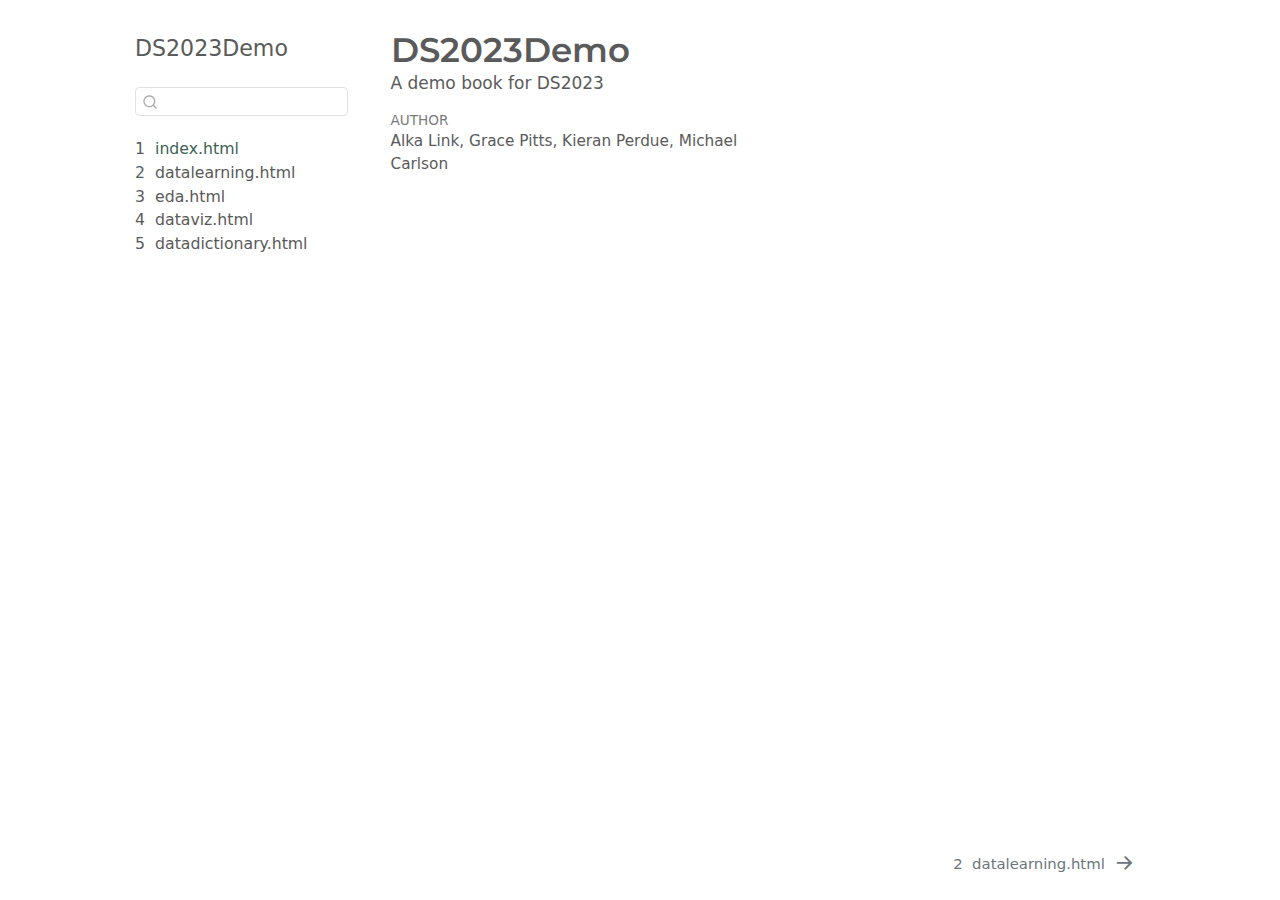
<file: docs/index.html>
<!DOCTYPE html>
<html xmlns="http://www.w3.org/1999/xhtml" lang="en" xml:lang="en"><head>

<meta charset="utf-8">
<meta name="generator" content="quarto-1.6.40">

<meta name="viewport" content="width=device-width, initial-scale=1.0, user-scalable=yes">

<meta name="author" content="Alka Link, Grace Pitts, Kieran Perdue, Michael Carlson">
<meta name="description" content="A demo book for DS2023">

<title>DS2023Demo</title>
<style>
code{white-space: pre-wrap;}
span.smallcaps{font-variant: small-caps;}
div.columns{display: flex; gap: min(4vw, 1.5em);}
div.column{flex: auto; overflow-x: auto;}
div.hanging-indent{margin-left: 1.5em; text-indent: -1.5em;}
ul.task-list{list-style: none;}
ul.task-list li input[type="checkbox"] {
  width: 0.8em;
  margin: 0 0.8em 0.2em -1em; /* quarto-specific, see https://github.com/quarto-dev/quarto-cli/issues/4556 */ 
  vertical-align: middle;
}
</style>


<script src="site_libs/quarto-nav/quarto-nav.js"></script>
<script src="site_libs/quarto-nav/headroom.min.js"></script>
<script src="site_libs/clipboard/clipboard.min.js"></script>
<script src="site_libs/quarto-search/autocomplete.umd.js"></script>
<script src="site_libs/quarto-search/fuse.min.js"></script>
<script src="site_libs/quarto-search/quarto-search.js"></script>
<meta name="quarto:offset" content="./">
<link href="./datalearning.html" rel="next">
<link href="./logo.png" rel="icon" type="image/png">
<script src="site_libs/quarto-html/quarto.js"></script>
<script src="site_libs/quarto-html/popper.min.js"></script>
<script src="site_libs/quarto-html/tippy.umd.min.js"></script>
<script src="site_libs/quarto-html/anchor.min.js"></script>
<link href="site_libs/quarto-html/tippy.css" rel="stylesheet">
<link href="site_libs/quarto-html/quarto-syntax-highlighting-549806ee2085284f45b00abea8c6df48.css" rel="stylesheet" id="quarto-text-highlighting-styles">
<script src="site_libs/bootstrap/bootstrap.min.js"></script>
<link href="site_libs/bootstrap/bootstrap-icons.css" rel="stylesheet">
<link href="site_libs/bootstrap/bootstrap-af8f13ac2cf35a584dc317cb14b1796d.min.css" rel="stylesheet" append-hash="true" id="quarto-bootstrap" data-mode="light">
<script id="quarto-search-options" type="application/json">{
  "location": "sidebar",
  "copy-button": false,
  "collapse-after": 3,
  "panel-placement": "start",
  "type": "textbox",
  "limit": 50,
  "keyboard-shortcut": [
    "f",
    "/",
    "s"
  ],
  "show-item-context": false,
  "language": {
    "search-no-results-text": "No results",
    "search-matching-documents-text": "matching documents",
    "search-copy-link-title": "Copy link to search",
    "search-hide-matches-text": "Hide additional matches",
    "search-more-match-text": "more match in this document",
    "search-more-matches-text": "more matches in this document",
    "search-clear-button-title": "Clear",
    "search-text-placeholder": "",
    "search-detached-cancel-button-title": "Cancel",
    "search-submit-button-title": "Submit",
    "search-label": "Search"
  }
}</script>


</head>

<body class="nav-sidebar floating fullcontent">

<div id="quarto-search-results"></div>
  <header id="quarto-header" class="headroom fixed-top">
  <nav class="quarto-secondary-nav">
    <div class="container-fluid d-flex">
      <button type="button" class="quarto-btn-toggle btn" data-bs-toggle="collapse" role="button" data-bs-target=".quarto-sidebar-collapse-item" aria-controls="quarto-sidebar" aria-expanded="false" aria-label="Toggle sidebar navigation" onclick="if (window.quartoToggleHeadroom) { window.quartoToggleHeadroom(); }">
        <i class="bi bi-layout-text-sidebar-reverse"></i>
      </button>
        <nav class="quarto-page-breadcrumbs" aria-label="breadcrumb"><ol class="breadcrumb"><li class="breadcrumb-item"><a href="./index.html"><span class="chapter-number">1</span>&nbsp; <span class="chapter-title">index.html</span></a></li></ol></nav>
        <a class="flex-grow-1" role="navigation" data-bs-toggle="collapse" data-bs-target=".quarto-sidebar-collapse-item" aria-controls="quarto-sidebar" aria-expanded="false" aria-label="Toggle sidebar navigation" onclick="if (window.quartoToggleHeadroom) { window.quartoToggleHeadroom(); }">      
        </a>
      <button type="button" class="btn quarto-search-button" aria-label="Search" onclick="window.quartoOpenSearch();">
        <i class="bi bi-search"></i>
      </button>
    </div>
  </nav>
</header>
<!-- content -->
<div id="quarto-content" class="quarto-container page-columns page-rows-contents page-layout-article">
<!-- sidebar -->
  <nav id="quarto-sidebar" class="sidebar collapse collapse-horizontal quarto-sidebar-collapse-item sidebar-navigation floating overflow-auto">
    <div class="pt-lg-2 mt-2 text-left sidebar-header">
    <div class="sidebar-title mb-0 py-0">
      <a href="./">DS2023Demo</a> 
    </div>
      </div>
        <div class="mt-2 flex-shrink-0 align-items-center">
        <div class="sidebar-search">
        <div id="quarto-search" class="" title="Search"></div>
        </div>
        </div>
    <div class="sidebar-menu-container"> 
    <ul class="list-unstyled mt-1">
        <li class="sidebar-item">
  <div class="sidebar-item-container"> 
  <a href="./index.html" class="sidebar-item-text sidebar-link active">
 <span class="menu-text"><span class="chapter-number">1</span>&nbsp; <span class="chapter-title">index.html</span></span></a>
  </div>
</li>
        <li class="sidebar-item">
  <div class="sidebar-item-container"> 
  <a href="./datalearning.html" class="sidebar-item-text sidebar-link">
 <span class="menu-text"><span class="chapter-number">2</span>&nbsp; <span class="chapter-title">datalearning.html</span></span></a>
  </div>
</li>
        <li class="sidebar-item">
  <div class="sidebar-item-container"> 
  <a href="./eda.html" class="sidebar-item-text sidebar-link">
 <span class="menu-text"><span class="chapter-number">3</span>&nbsp; <span class="chapter-title">eda.html</span></span></a>
  </div>
</li>
        <li class="sidebar-item">
  <div class="sidebar-item-container"> 
  <a href="./dataviz.html" class="sidebar-item-text sidebar-link">
 <span class="menu-text"><span class="chapter-number">4</span>&nbsp; <span class="chapter-title">dataviz.html</span></span></a>
  </div>
</li>
        <li class="sidebar-item">
  <div class="sidebar-item-container"> 
  <a href="./datadictionary.html" class="sidebar-item-text sidebar-link">
 <span class="menu-text"><span class="chapter-number">5</span>&nbsp; <span class="chapter-title">datadictionary.html</span></span></a>
  </div>
</li>
    </ul>
    </div>
</nav>
<div id="quarto-sidebar-glass" class="quarto-sidebar-collapse-item" data-bs-toggle="collapse" data-bs-target=".quarto-sidebar-collapse-item"></div>
<!-- margin-sidebar -->
    
<!-- main -->
<main class="content" id="quarto-document-content">

<header id="title-block-header" class="quarto-title-block default">
<div class="quarto-title">
<h1 class="title">DS2023Demo</h1>
</div>

<div>
  <div class="description">
    A demo book for DS2023
  </div>
</div>


<div class="quarto-title-meta">

    <div>
    <div class="quarto-title-meta-heading">Author</div>
    <div class="quarto-title-meta-contents">
             <p>Alka Link, Grace Pitts, Kieran Perdue, Michael Carlson </p>
          </div>
  </div>
    
  
    
  </div>
  


</header>





</main> <!-- /main -->
<script id="quarto-html-after-body" type="application/javascript">
window.document.addEventListener("DOMContentLoaded", function (event) {
  const toggleBodyColorMode = (bsSheetEl) => {
    const mode = bsSheetEl.getAttribute("data-mode");
    const bodyEl = window.document.querySelector("body");
    if (mode === "dark") {
      bodyEl.classList.add("quarto-dark");
      bodyEl.classList.remove("quarto-light");
    } else {
      bodyEl.classList.add("quarto-light");
      bodyEl.classList.remove("quarto-dark");
    }
  }
  const toggleBodyColorPrimary = () => {
    const bsSheetEl = window.document.querySelector("link#quarto-bootstrap");
    if (bsSheetEl) {
      toggleBodyColorMode(bsSheetEl);
    }
  }
  toggleBodyColorPrimary();  
  const icon = "";
  const anchorJS = new window.AnchorJS();
  anchorJS.options = {
    placement: 'right',
    icon: icon
  };
  anchorJS.add('.anchored');
  const isCodeAnnotation = (el) => {
    for (const clz of el.classList) {
      if (clz.startsWith('code-annotation-')) {                     
        return true;
      }
    }
    return false;
  }
  const onCopySuccess = function(e) {
    // button target
    const button = e.trigger;
    // don't keep focus
    button.blur();
    // flash "checked"
    button.classList.add('code-copy-button-checked');
    var currentTitle = button.getAttribute("title");
    button.setAttribute("title", "Copied!");
    let tooltip;
    if (window.bootstrap) {
      button.setAttribute("data-bs-toggle", "tooltip");
      button.setAttribute("data-bs-placement", "left");
      button.setAttribute("data-bs-title", "Copied!");
      tooltip = new bootstrap.Tooltip(button, 
        { trigger: "manual", 
          customClass: "code-copy-button-tooltip",
          offset: [0, -8]});
      tooltip.show();    
    }
    setTimeout(function() {
      if (tooltip) {
        tooltip.hide();
        button.removeAttribute("data-bs-title");
        button.removeAttribute("data-bs-toggle");
        button.removeAttribute("data-bs-placement");
      }
      button.setAttribute("title", currentTitle);
      button.classList.remove('code-copy-button-checked');
    }, 1000);
    // clear code selection
    e.clearSelection();
  }
  const getTextToCopy = function(trigger) {
      const codeEl = trigger.previousElementSibling.cloneNode(true);
      for (const childEl of codeEl.children) {
        if (isCodeAnnotation(childEl)) {
          childEl.remove();
        }
      }
      return codeEl.innerText;
  }
  const clipboard = new window.ClipboardJS('.code-copy-button:not([data-in-quarto-modal])', {
    text: getTextToCopy
  });
  clipboard.on('success', onCopySuccess);
  if (window.document.getElementById('quarto-embedded-source-code-modal')) {
    const clipboardModal = new window.ClipboardJS('.code-copy-button[data-in-quarto-modal]', {
      text: getTextToCopy,
      container: window.document.getElementById('quarto-embedded-source-code-modal')
    });
    clipboardModal.on('success', onCopySuccess);
  }
    var localhostRegex = new RegExp(/^(?:http|https):\/\/localhost\:?[0-9]*\//);
    var mailtoRegex = new RegExp(/^mailto:/);
      var filterRegex = new RegExp('/' + window.location.host + '/');
    var isInternal = (href) => {
        return filterRegex.test(href) || localhostRegex.test(href) || mailtoRegex.test(href);
    }
    // Inspect non-navigation links and adorn them if external
 	var links = window.document.querySelectorAll('a[href]:not(.nav-link):not(.navbar-brand):not(.toc-action):not(.sidebar-link):not(.sidebar-item-toggle):not(.pagination-link):not(.no-external):not([aria-hidden]):not(.dropdown-item):not(.quarto-navigation-tool):not(.about-link)');
    for (var i=0; i<links.length; i++) {
      const link = links[i];
      if (!isInternal(link.href)) {
        // undo the damage that might have been done by quarto-nav.js in the case of
        // links that we want to consider external
        if (link.dataset.originalHref !== undefined) {
          link.href = link.dataset.originalHref;
        }
      }
    }
  function tippyHover(el, contentFn, onTriggerFn, onUntriggerFn) {
    const config = {
      allowHTML: true,
      maxWidth: 500,
      delay: 100,
      arrow: false,
      appendTo: function(el) {
          return el.parentElement;
      },
      interactive: true,
      interactiveBorder: 10,
      theme: 'quarto',
      placement: 'bottom-start',
    };
    if (contentFn) {
      config.content = contentFn;
    }
    if (onTriggerFn) {
      config.onTrigger = onTriggerFn;
    }
    if (onUntriggerFn) {
      config.onUntrigger = onUntriggerFn;
    }
    window.tippy(el, config); 
  }
  const noterefs = window.document.querySelectorAll('a[role="doc-noteref"]');
  for (var i=0; i<noterefs.length; i++) {
    const ref = noterefs[i];
    tippyHover(ref, function() {
      // use id or data attribute instead here
      let href = ref.getAttribute('data-footnote-href') || ref.getAttribute('href');
      try { href = new URL(href).hash; } catch {}
      const id = href.replace(/^#\/?/, "");
      const note = window.document.getElementById(id);
      if (note) {
        return note.innerHTML;
      } else {
        return "";
      }
    });
  }
  const xrefs = window.document.querySelectorAll('a.quarto-xref');
  const processXRef = (id, note) => {
    // Strip column container classes
    const stripColumnClz = (el) => {
      el.classList.remove("page-full", "page-columns");
      if (el.children) {
        for (const child of el.children) {
          stripColumnClz(child);
        }
      }
    }
    stripColumnClz(note)
    if (id === null || id.startsWith('sec-')) {
      // Special case sections, only their first couple elements
      const container = document.createElement("div");
      if (note.children && note.children.length > 2) {
        container.appendChild(note.children[0].cloneNode(true));
        for (let i = 1; i < note.children.length; i++) {
          const child = note.children[i];
          if (child.tagName === "P" && child.innerText === "") {
            continue;
          } else {
            container.appendChild(child.cloneNode(true));
            break;
          }
        }
        if (window.Quarto?.typesetMath) {
          window.Quarto.typesetMath(container);
        }
        return container.innerHTML
      } else {
        if (window.Quarto?.typesetMath) {
          window.Quarto.typesetMath(note);
        }
        return note.innerHTML;
      }
    } else {
      // Remove any anchor links if they are present
      const anchorLink = note.querySelector('a.anchorjs-link');
      if (anchorLink) {
        anchorLink.remove();
      }
      if (window.Quarto?.typesetMath) {
        window.Quarto.typesetMath(note);
      }
      if (note.classList.contains("callout")) {
        return note.outerHTML;
      } else {
        return note.innerHTML;
      }
    }
  }
  for (var i=0; i<xrefs.length; i++) {
    const xref = xrefs[i];
    tippyHover(xref, undefined, function(instance) {
      instance.disable();
      let url = xref.getAttribute('href');
      let hash = undefined; 
      if (url.startsWith('#')) {
        hash = url;
      } else {
        try { hash = new URL(url).hash; } catch {}
      }
      if (hash) {
        const id = hash.replace(/^#\/?/, "");
        const note = window.document.getElementById(id);
        if (note !== null) {
          try {
            const html = processXRef(id, note.cloneNode(true));
            instance.setContent(html);
          } finally {
            instance.enable();
            instance.show();
          }
        } else {
          // See if we can fetch this
          fetch(url.split('#')[0])
          .then(res => res.text())
          .then(html => {
            const parser = new DOMParser();
            const htmlDoc = parser.parseFromString(html, "text/html");
            const note = htmlDoc.getElementById(id);
            if (note !== null) {
              const html = processXRef(id, note);
              instance.setContent(html);
            } 
          }).finally(() => {
            instance.enable();
            instance.show();
          });
        }
      } else {
        // See if we can fetch a full url (with no hash to target)
        // This is a special case and we should probably do some content thinning / targeting
        fetch(url)
        .then(res => res.text())
        .then(html => {
          const parser = new DOMParser();
          const htmlDoc = parser.parseFromString(html, "text/html");
          const note = htmlDoc.querySelector('main.content');
          if (note !== null) {
            // This should only happen for chapter cross references
            // (since there is no id in the URL)
            // remove the first header
            if (note.children.length > 0 && note.children[0].tagName === "HEADER") {
              note.children[0].remove();
            }
            const html = processXRef(null, note);
            instance.setContent(html);
          } 
        }).finally(() => {
          instance.enable();
          instance.show();
        });
      }
    }, function(instance) {
    });
  }
      let selectedAnnoteEl;
      const selectorForAnnotation = ( cell, annotation) => {
        let cellAttr = 'data-code-cell="' + cell + '"';
        let lineAttr = 'data-code-annotation="' +  annotation + '"';
        const selector = 'span[' + cellAttr + '][' + lineAttr + ']';
        return selector;
      }
      const selectCodeLines = (annoteEl) => {
        const doc = window.document;
        const targetCell = annoteEl.getAttribute("data-target-cell");
        const targetAnnotation = annoteEl.getAttribute("data-target-annotation");
        const annoteSpan = window.document.querySelector(selectorForAnnotation(targetCell, targetAnnotation));
        const lines = annoteSpan.getAttribute("data-code-lines").split(",");
        const lineIds = lines.map((line) => {
          return targetCell + "-" + line;
        })
        let top = null;
        let height = null;
        let parent = null;
        if (lineIds.length > 0) {
            //compute the position of the single el (top and bottom and make a div)
            const el = window.document.getElementById(lineIds[0]);
            top = el.offsetTop;
            height = el.offsetHeight;
            parent = el.parentElement.parentElement;
          if (lineIds.length > 1) {
            const lastEl = window.document.getElementById(lineIds[lineIds.length - 1]);
            const bottom = lastEl.offsetTop + lastEl.offsetHeight;
            height = bottom - top;
          }
          if (top !== null && height !== null && parent !== null) {
            // cook up a div (if necessary) and position it 
            let div = window.document.getElementById("code-annotation-line-highlight");
            if (div === null) {
              div = window.document.createElement("div");
              div.setAttribute("id", "code-annotation-line-highlight");
              div.style.position = 'absolute';
              parent.appendChild(div);
            }
            div.style.top = top - 2 + "px";
            div.style.height = height + 4 + "px";
            div.style.left = 0;
            let gutterDiv = window.document.getElementById("code-annotation-line-highlight-gutter");
            if (gutterDiv === null) {
              gutterDiv = window.document.createElement("div");
              gutterDiv.setAttribute("id", "code-annotation-line-highlight-gutter");
              gutterDiv.style.position = 'absolute';
              const codeCell = window.document.getElementById(targetCell);
              const gutter = codeCell.querySelector('.code-annotation-gutter');
              gutter.appendChild(gutterDiv);
            }
            gutterDiv.style.top = top - 2 + "px";
            gutterDiv.style.height = height + 4 + "px";
          }
          selectedAnnoteEl = annoteEl;
        }
      };
      const unselectCodeLines = () => {
        const elementsIds = ["code-annotation-line-highlight", "code-annotation-line-highlight-gutter"];
        elementsIds.forEach((elId) => {
          const div = window.document.getElementById(elId);
          if (div) {
            div.remove();
          }
        });
        selectedAnnoteEl = undefined;
      };
        // Handle positioning of the toggle
    window.addEventListener(
      "resize",
      throttle(() => {
        elRect = undefined;
        if (selectedAnnoteEl) {
          selectCodeLines(selectedAnnoteEl);
        }
      }, 10)
    );
    function throttle(fn, ms) {
    let throttle = false;
    let timer;
      return (...args) => {
        if(!throttle) { // first call gets through
            fn.apply(this, args);
            throttle = true;
        } else { // all the others get throttled
            if(timer) clearTimeout(timer); // cancel #2
            timer = setTimeout(() => {
              fn.apply(this, args);
              timer = throttle = false;
            }, ms);
        }
      };
    }
      // Attach click handler to the DT
      const annoteDls = window.document.querySelectorAll('dt[data-target-cell]');
      for (const annoteDlNode of annoteDls) {
        annoteDlNode.addEventListener('click', (event) => {
          const clickedEl = event.target;
          if (clickedEl !== selectedAnnoteEl) {
            unselectCodeLines();
            const activeEl = window.document.querySelector('dt[data-target-cell].code-annotation-active');
            if (activeEl) {
              activeEl.classList.remove('code-annotation-active');
            }
            selectCodeLines(clickedEl);
            clickedEl.classList.add('code-annotation-active');
          } else {
            // Unselect the line
            unselectCodeLines();
            clickedEl.classList.remove('code-annotation-active');
          }
        });
      }
  const findCites = (el) => {
    const parentEl = el.parentElement;
    if (parentEl) {
      const cites = parentEl.dataset.cites;
      if (cites) {
        return {
          el,
          cites: cites.split(' ')
        };
      } else {
        return findCites(el.parentElement)
      }
    } else {
      return undefined;
    }
  };
  var bibliorefs = window.document.querySelectorAll('a[role="doc-biblioref"]');
  for (var i=0; i<bibliorefs.length; i++) {
    const ref = bibliorefs[i];
    const citeInfo = findCites(ref);
    if (citeInfo) {
      tippyHover(citeInfo.el, function() {
        var popup = window.document.createElement('div');
        citeInfo.cites.forEach(function(cite) {
          var citeDiv = window.document.createElement('div');
          citeDiv.classList.add('hanging-indent');
          citeDiv.classList.add('csl-entry');
          var biblioDiv = window.document.getElementById('ref-' + cite);
          if (biblioDiv) {
            citeDiv.innerHTML = biblioDiv.innerHTML;
          }
          popup.appendChild(citeDiv);
        });
        return popup.innerHTML;
      });
    }
  }
});
</script>
<nav class="page-navigation">
  <div class="nav-page nav-page-previous">
  </div>
  <div class="nav-page nav-page-next">
      <a href="./datalearning.html" class="pagination-link" aria-label="datalearning.html">
        <span class="nav-page-text"><span class="chapter-number">2</span>&nbsp; <span class="chapter-title">datalearning.html</span></span> <i class="bi bi-arrow-right-short"></i>
      </a>
  </div>
</nav>
</div> <!-- /content -->




</body></html>
</file>
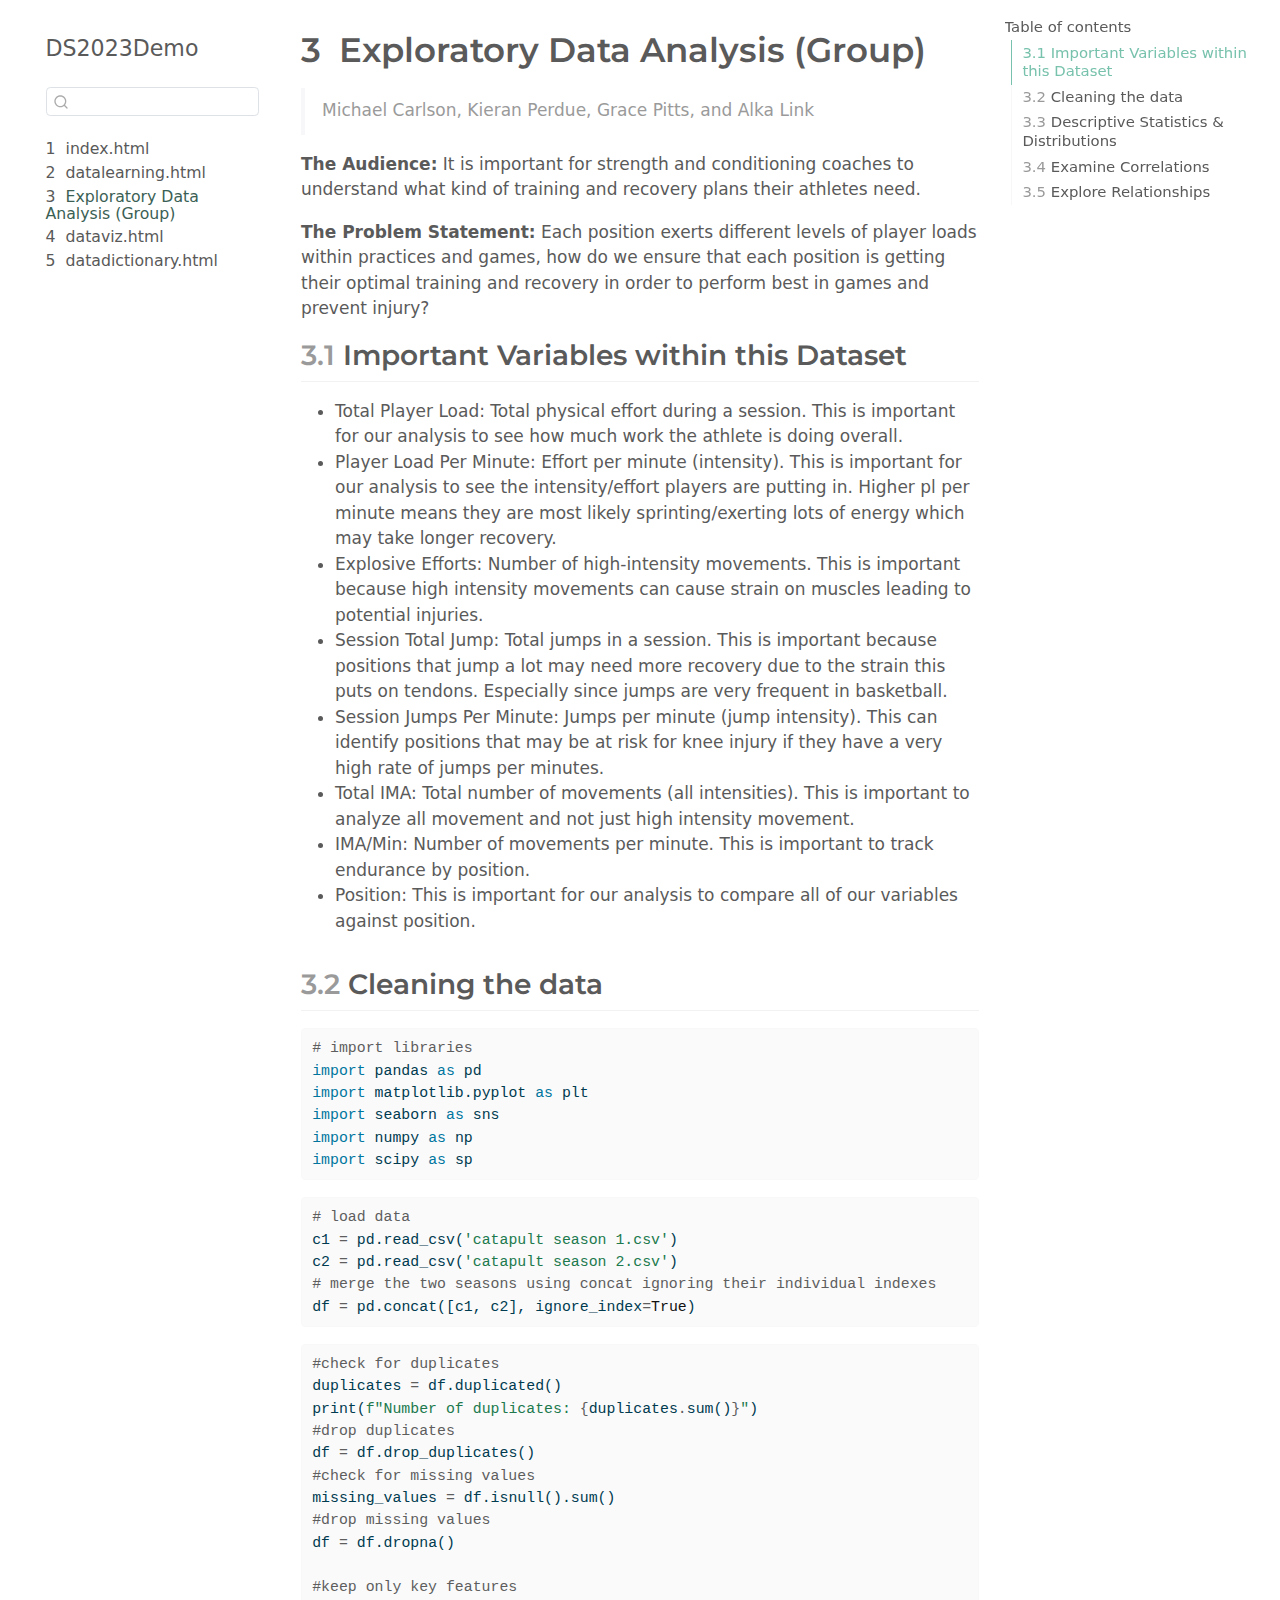
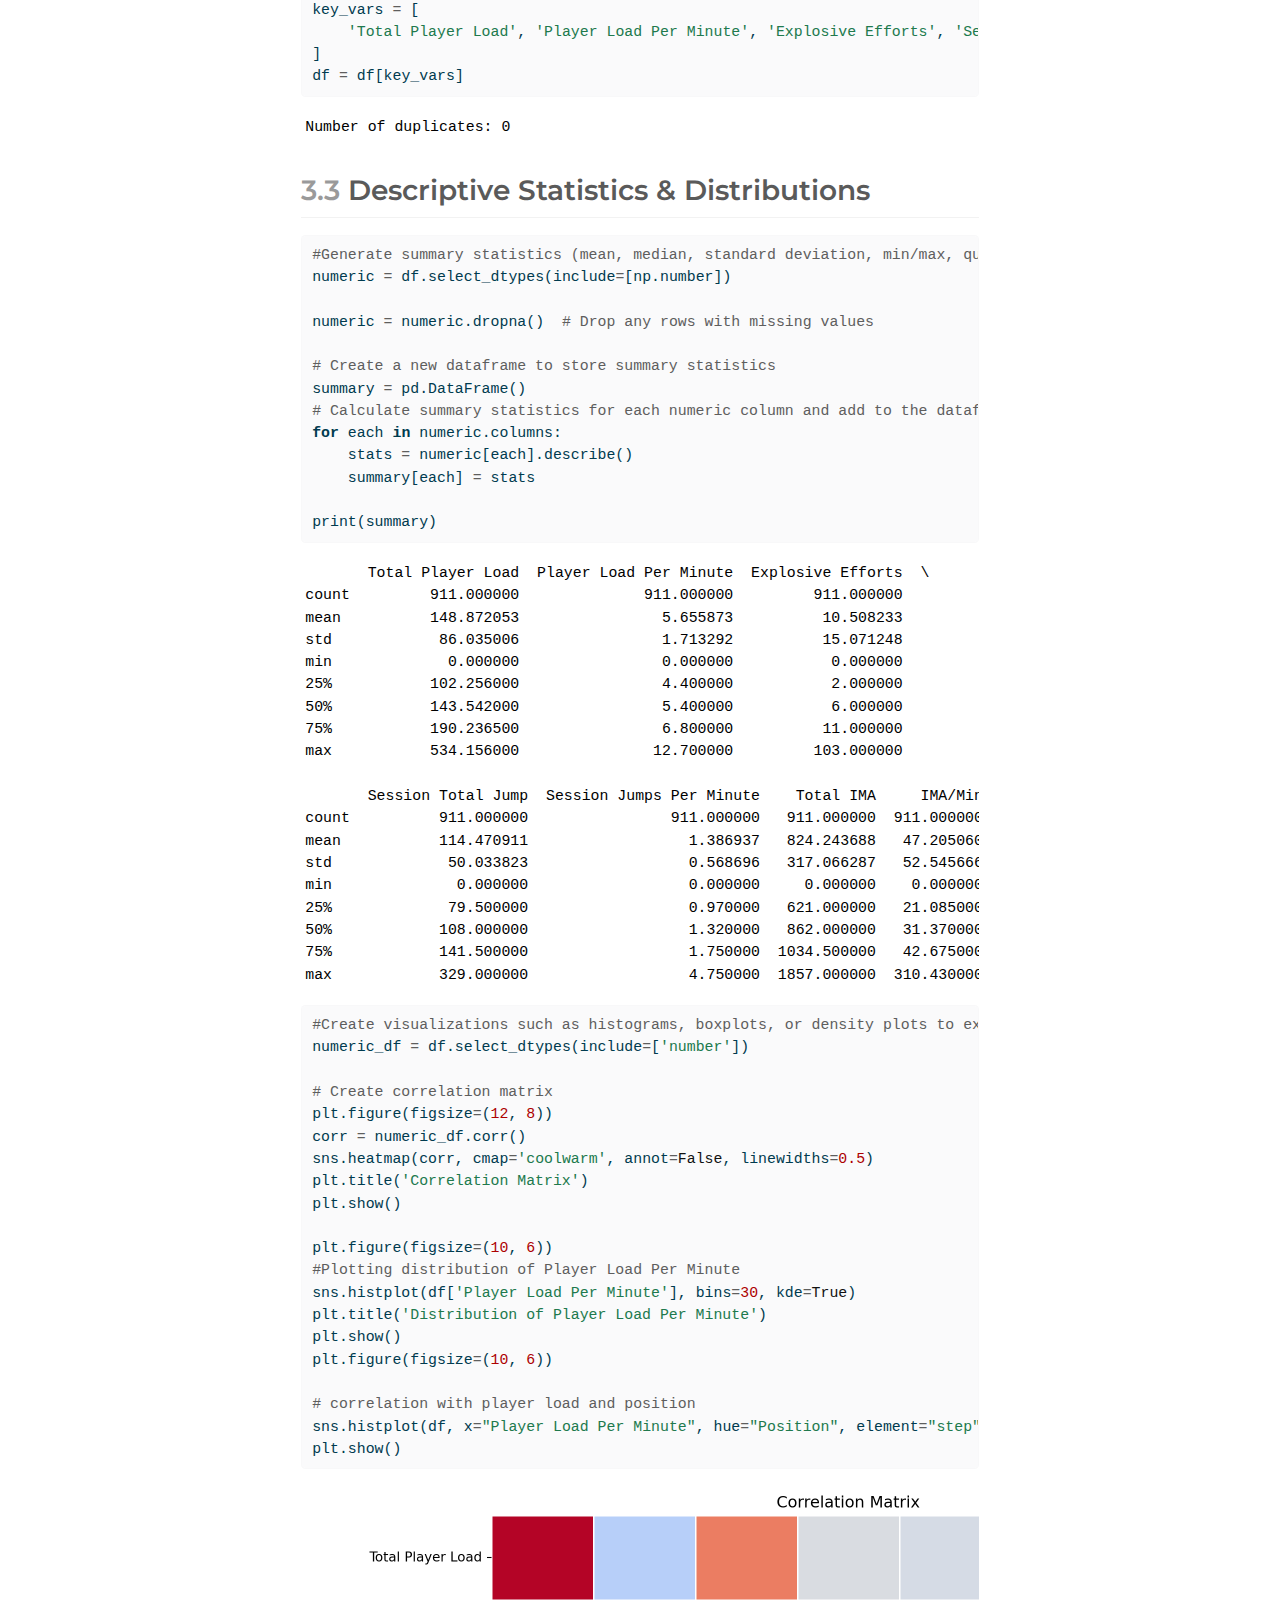
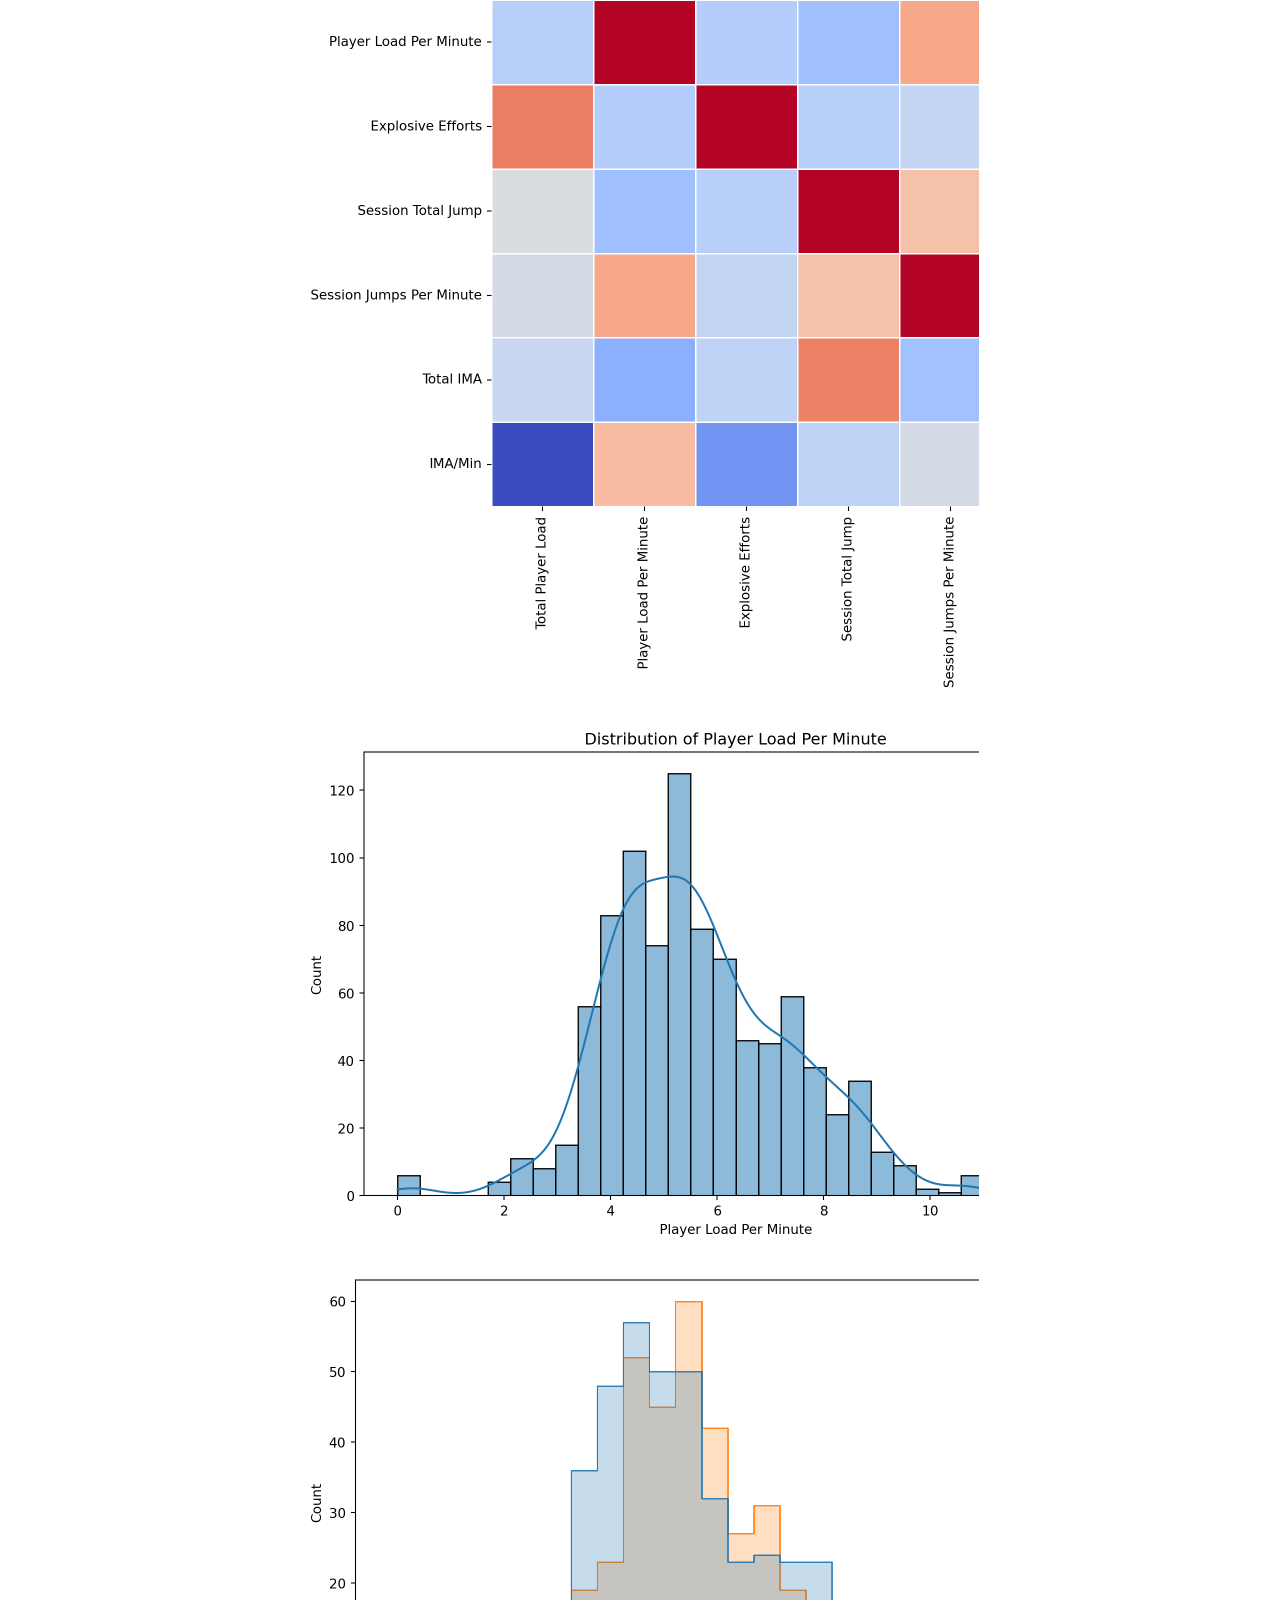
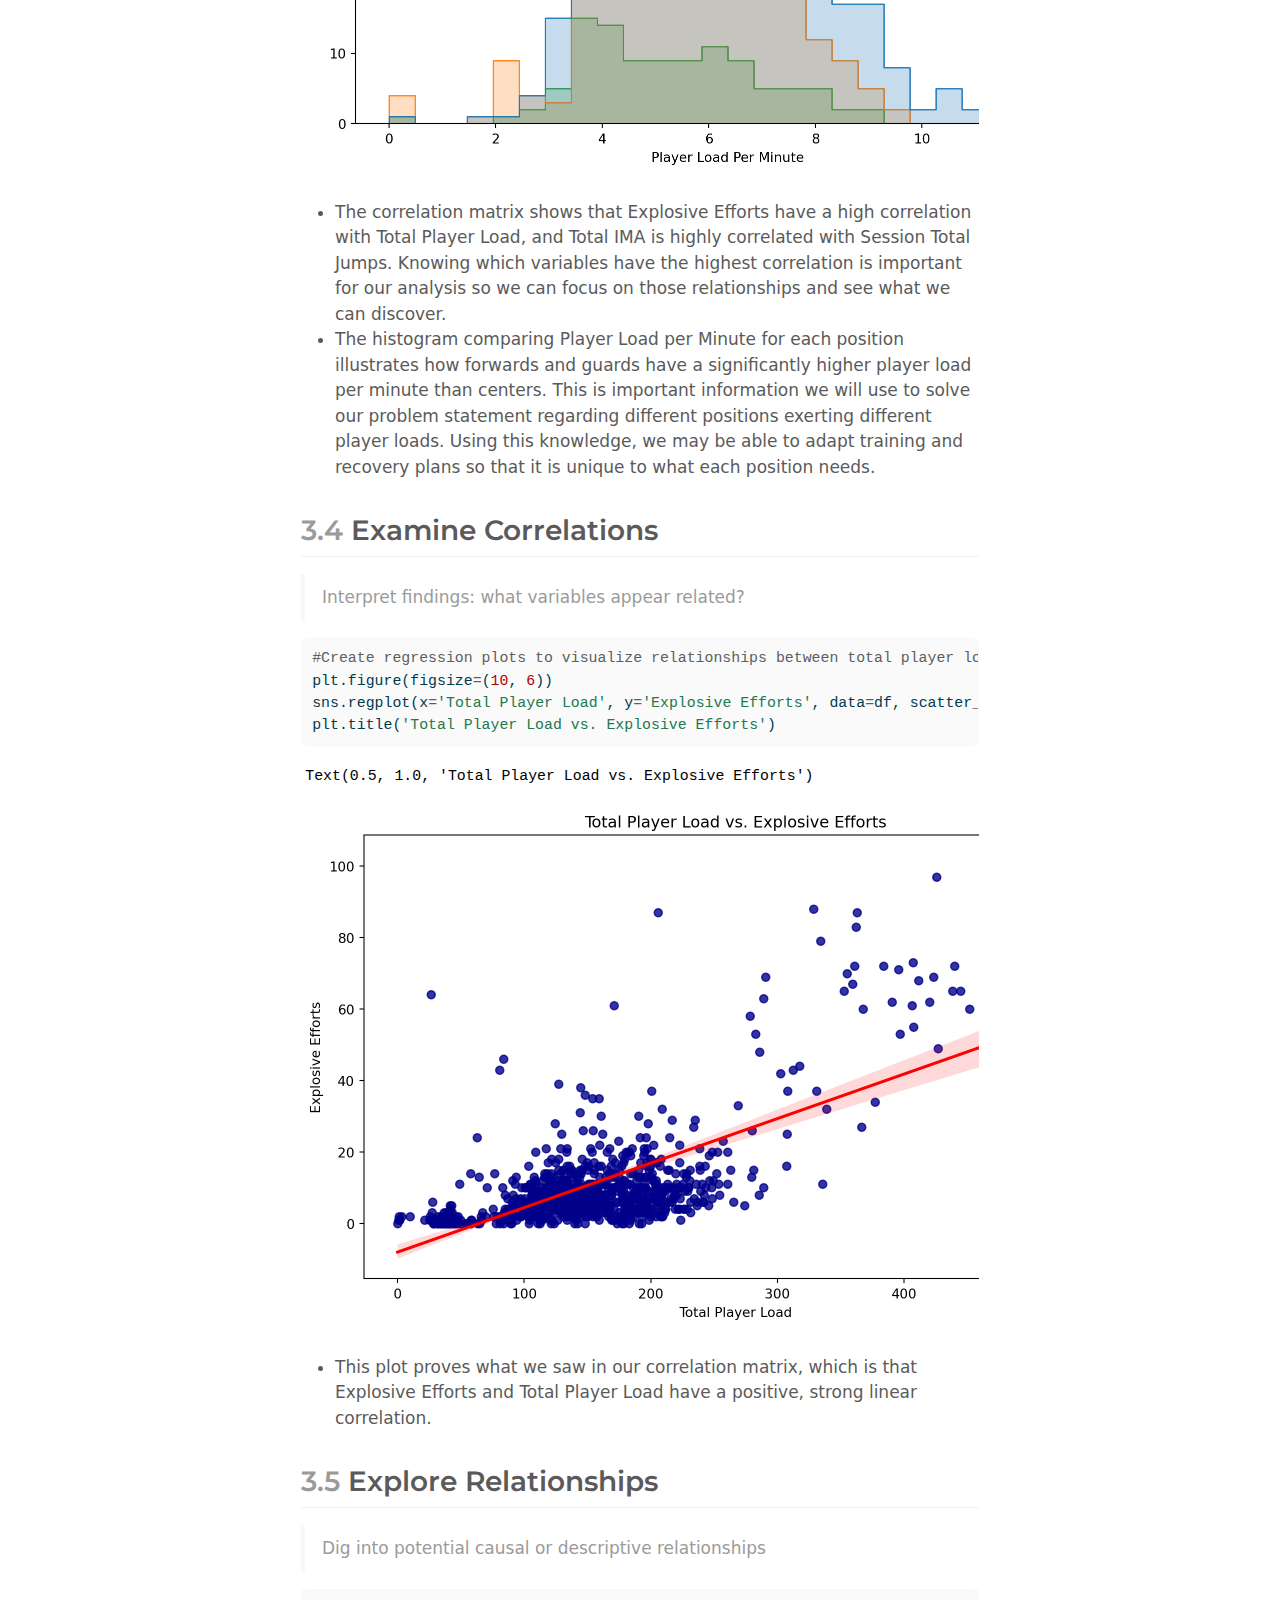
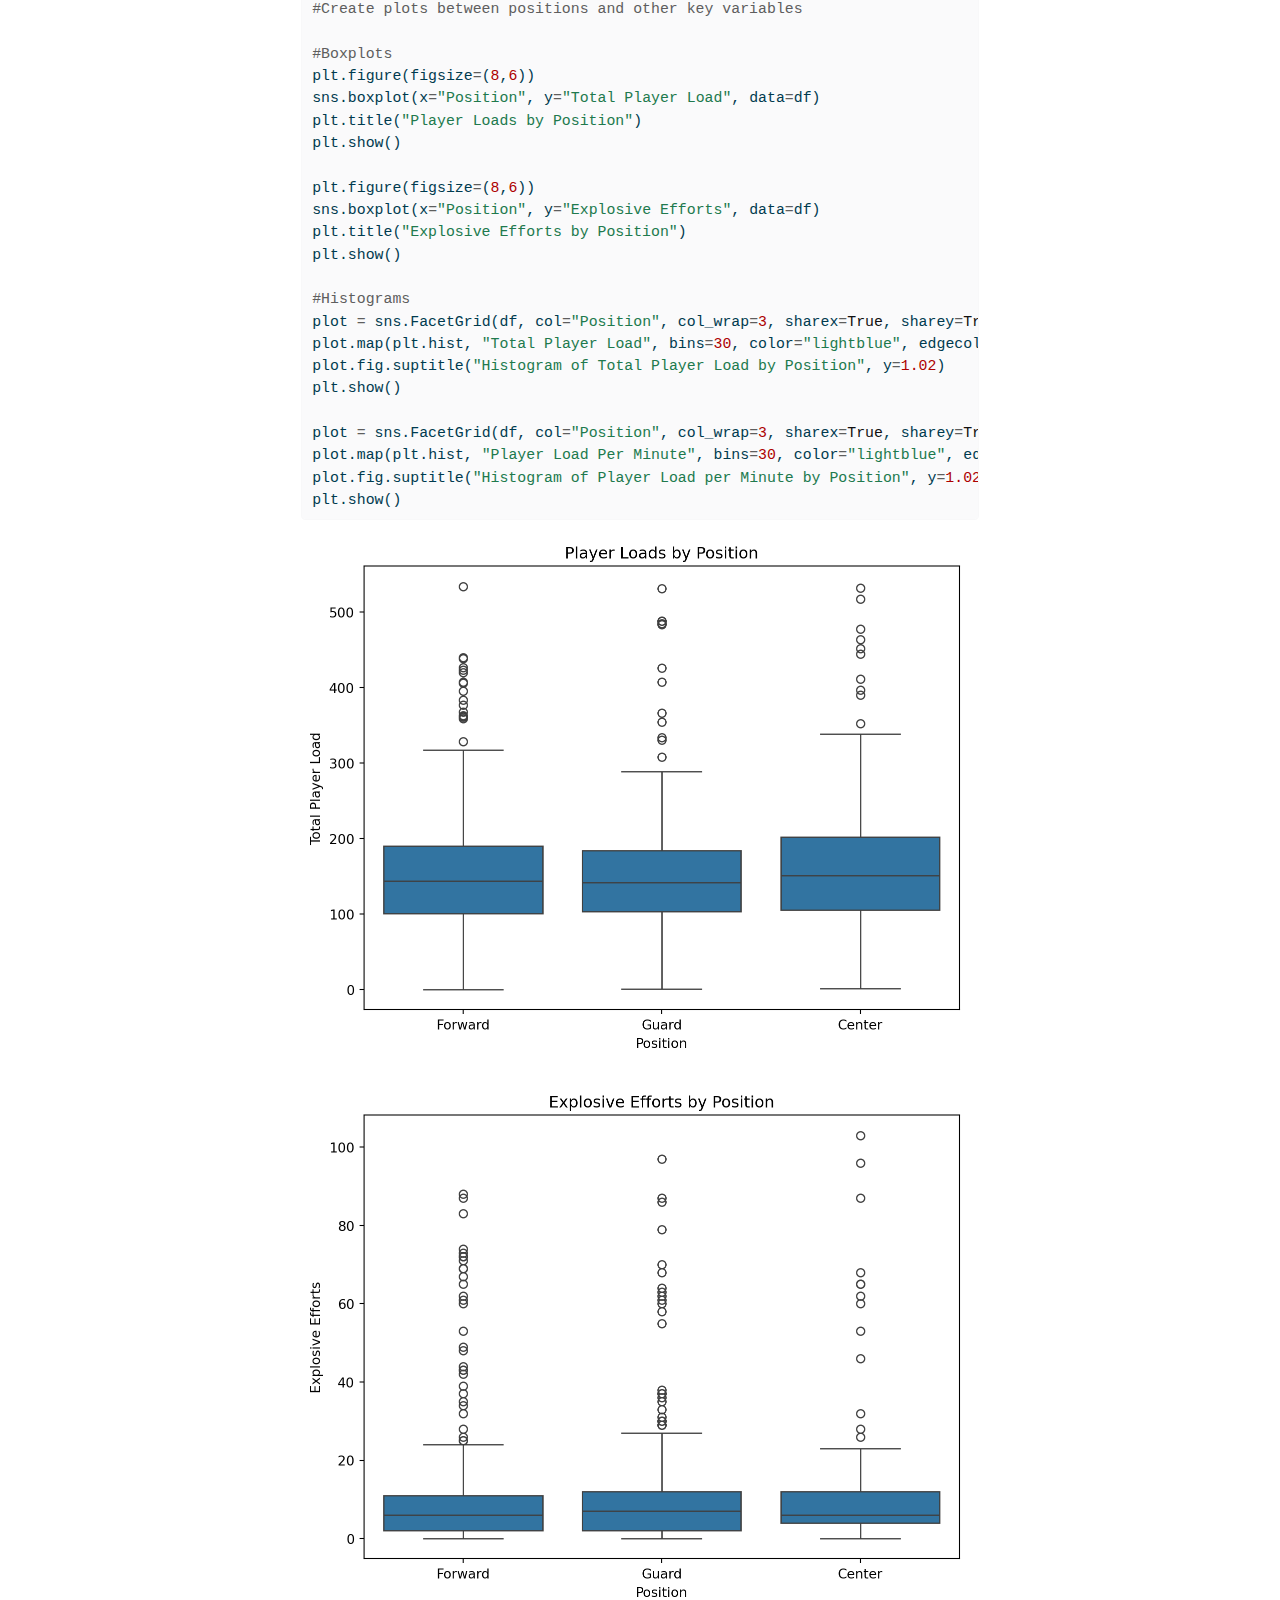
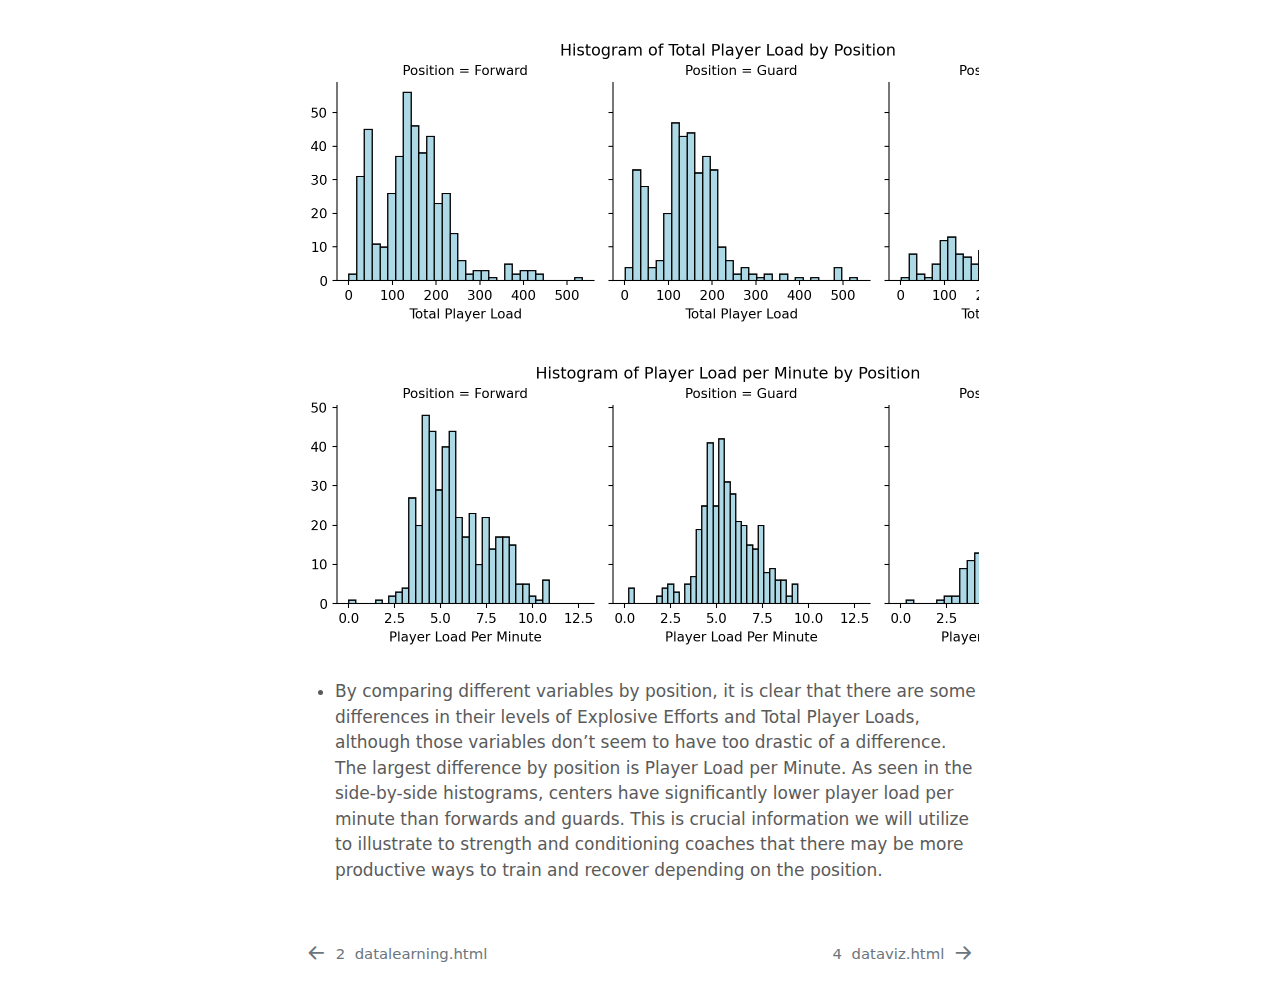
<file: docs/eda.html>
<!DOCTYPE html>
<html xmlns="http://www.w3.org/1999/xhtml" lang="en" xml:lang="en"><head>

<meta charset="utf-8">
<meta name="generator" content="quarto-1.6.40">

<meta name="viewport" content="width=device-width, initial-scale=1.0, user-scalable=yes">

<meta name="description" content="A demo book for DS2023">

<title>3&nbsp; Exploratory Data Analysis (Group) – DS2023Demo</title>
<style>
code{white-space: pre-wrap;}
span.smallcaps{font-variant: small-caps;}
div.columns{display: flex; gap: min(4vw, 1.5em);}
div.column{flex: auto; overflow-x: auto;}
div.hanging-indent{margin-left: 1.5em; text-indent: -1.5em;}
ul.task-list{list-style: none;}
ul.task-list li input[type="checkbox"] {
  width: 0.8em;
  margin: 0 0.8em 0.2em -1em; /* quarto-specific, see https://github.com/quarto-dev/quarto-cli/issues/4556 */ 
  vertical-align: middle;
}
/* CSS for syntax highlighting */
pre > code.sourceCode { white-space: pre; position: relative; }
pre > code.sourceCode > span { line-height: 1.25; }
pre > code.sourceCode > span:empty { height: 1.2em; }
.sourceCode { overflow: visible; }
code.sourceCode > span { color: inherit; text-decoration: inherit; }
div.sourceCode { margin: 1em 0; }
pre.sourceCode { margin: 0; }
@media screen {
div.sourceCode { overflow: auto; }
}
@media print {
pre > code.sourceCode { white-space: pre-wrap; }
pre > code.sourceCode > span { display: inline-block; text-indent: -5em; padding-left: 5em; }
}
pre.numberSource code
  { counter-reset: source-line 0; }
pre.numberSource code > span
  { position: relative; left: -4em; counter-increment: source-line; }
pre.numberSource code > span > a:first-child::before
  { content: counter(source-line);
    position: relative; left: -1em; text-align: right; vertical-align: baseline;
    border: none; display: inline-block;
    -webkit-touch-callout: none; -webkit-user-select: none;
    -khtml-user-select: none; -moz-user-select: none;
    -ms-user-select: none; user-select: none;
    padding: 0 4px; width: 4em;
  }
pre.numberSource { margin-left: 3em;  padding-left: 4px; }
div.sourceCode
  {   }
@media screen {
pre > code.sourceCode > span > a:first-child::before { text-decoration: underline; }
}
</style>


<script src="site_libs/quarto-nav/quarto-nav.js"></script>
<script src="site_libs/quarto-nav/headroom.min.js"></script>
<script src="site_libs/clipboard/clipboard.min.js"></script>
<script src="site_libs/quarto-search/autocomplete.umd.js"></script>
<script src="site_libs/quarto-search/fuse.min.js"></script>
<script src="site_libs/quarto-search/quarto-search.js"></script>
<meta name="quarto:offset" content="./">
<link href="./dataviz.html" rel="next">
<link href="./datalearning.html" rel="prev">
<link href="./logo.png" rel="icon" type="image/png">
<script src="site_libs/quarto-html/quarto.js"></script>
<script src="site_libs/quarto-html/popper.min.js"></script>
<script src="site_libs/quarto-html/tippy.umd.min.js"></script>
<script src="site_libs/quarto-html/anchor.min.js"></script>
<link href="site_libs/quarto-html/tippy.css" rel="stylesheet">
<link href="site_libs/quarto-html/quarto-syntax-highlighting-549806ee2085284f45b00abea8c6df48.css" rel="stylesheet" id="quarto-text-highlighting-styles">
<script src="site_libs/bootstrap/bootstrap.min.js"></script>
<link href="site_libs/bootstrap/bootstrap-icons.css" rel="stylesheet">
<link href="site_libs/bootstrap/bootstrap-af8f13ac2cf35a584dc317cb14b1796d.min.css" rel="stylesheet" append-hash="true" id="quarto-bootstrap" data-mode="light">
<script id="quarto-search-options" type="application/json">{
  "location": "sidebar",
  "copy-button": false,
  "collapse-after": 3,
  "panel-placement": "start",
  "type": "textbox",
  "limit": 50,
  "keyboard-shortcut": [
    "f",
    "/",
    "s"
  ],
  "show-item-context": false,
  "language": {
    "search-no-results-text": "No results",
    "search-matching-documents-text": "matching documents",
    "search-copy-link-title": "Copy link to search",
    "search-hide-matches-text": "Hide additional matches",
    "search-more-match-text": "more match in this document",
    "search-more-matches-text": "more matches in this document",
    "search-clear-button-title": "Clear",
    "search-text-placeholder": "",
    "search-detached-cancel-button-title": "Cancel",
    "search-submit-button-title": "Submit",
    "search-label": "Search"
  }
}</script>


</head>

<body class="nav-sidebar floating">

<div id="quarto-search-results"></div>
  <header id="quarto-header" class="headroom fixed-top">
  <nav class="quarto-secondary-nav">
    <div class="container-fluid d-flex">
      <button type="button" class="quarto-btn-toggle btn" data-bs-toggle="collapse" role="button" data-bs-target=".quarto-sidebar-collapse-item" aria-controls="quarto-sidebar" aria-expanded="false" aria-label="Toggle sidebar navigation" onclick="if (window.quartoToggleHeadroom) { window.quartoToggleHeadroom(); }">
        <i class="bi bi-layout-text-sidebar-reverse"></i>
      </button>
        <nav class="quarto-page-breadcrumbs" aria-label="breadcrumb"><ol class="breadcrumb"><li class="breadcrumb-item"><a href="./eda.html"><span class="chapter-number">3</span>&nbsp; <span class="chapter-title">Exploratory Data Analysis (Group)</span></a></li></ol></nav>
        <a class="flex-grow-1" role="navigation" data-bs-toggle="collapse" data-bs-target=".quarto-sidebar-collapse-item" aria-controls="quarto-sidebar" aria-expanded="false" aria-label="Toggle sidebar navigation" onclick="if (window.quartoToggleHeadroom) { window.quartoToggleHeadroom(); }">      
        </a>
      <button type="button" class="btn quarto-search-button" aria-label="Search" onclick="window.quartoOpenSearch();">
        <i class="bi bi-search"></i>
      </button>
    </div>
  </nav>
</header>
<!-- content -->
<div id="quarto-content" class="quarto-container page-columns page-rows-contents page-layout-article">
<!-- sidebar -->
  <nav id="quarto-sidebar" class="sidebar collapse collapse-horizontal quarto-sidebar-collapse-item sidebar-navigation floating overflow-auto">
    <div class="pt-lg-2 mt-2 text-left sidebar-header">
    <div class="sidebar-title mb-0 py-0">
      <a href="./">DS2023Demo</a> 
    </div>
      </div>
        <div class="mt-2 flex-shrink-0 align-items-center">
        <div class="sidebar-search">
        <div id="quarto-search" class="" title="Search"></div>
        </div>
        </div>
    <div class="sidebar-menu-container"> 
    <ul class="list-unstyled mt-1">
        <li class="sidebar-item">
  <div class="sidebar-item-container"> 
  <a href="./index.html" class="sidebar-item-text sidebar-link">
 <span class="menu-text"><span class="chapter-number">1</span>&nbsp; <span class="chapter-title">index.html</span></span></a>
  </div>
</li>
        <li class="sidebar-item">
  <div class="sidebar-item-container"> 
  <a href="./datalearning.html" class="sidebar-item-text sidebar-link">
 <span class="menu-text"><span class="chapter-number">2</span>&nbsp; <span class="chapter-title">datalearning.html</span></span></a>
  </div>
</li>
        <li class="sidebar-item">
  <div class="sidebar-item-container"> 
  <a href="./eda.html" class="sidebar-item-text sidebar-link active">
 <span class="menu-text"><span class="chapter-number">3</span>&nbsp; <span class="chapter-title">Exploratory Data Analysis (Group)</span></span></a>
  </div>
</li>
        <li class="sidebar-item">
  <div class="sidebar-item-container"> 
  <a href="./dataviz.html" class="sidebar-item-text sidebar-link">
 <span class="menu-text"><span class="chapter-number">4</span>&nbsp; <span class="chapter-title">dataviz.html</span></span></a>
  </div>
</li>
        <li class="sidebar-item">
  <div class="sidebar-item-container"> 
  <a href="./datadictionary.html" class="sidebar-item-text sidebar-link">
 <span class="menu-text"><span class="chapter-number">5</span>&nbsp; <span class="chapter-title">datadictionary.html</span></span></a>
  </div>
</li>
    </ul>
    </div>
</nav>
<div id="quarto-sidebar-glass" class="quarto-sidebar-collapse-item" data-bs-toggle="collapse" data-bs-target=".quarto-sidebar-collapse-item"></div>
<!-- margin-sidebar -->
    <div id="quarto-margin-sidebar" class="sidebar margin-sidebar">
        <nav id="TOC" role="doc-toc" class="toc-active">
    <h2 id="toc-title">Table of contents</h2>
   
  <ul>
  <li><a href="#important-variables-within-this-dataset" id="toc-important-variables-within-this-dataset" class="nav-link active" data-scroll-target="#important-variables-within-this-dataset"><span class="header-section-number">3.1</span> Important Variables within this Dataset</a></li>
  <li><a href="#cleaning-the-data" id="toc-cleaning-the-data" class="nav-link" data-scroll-target="#cleaning-the-data"><span class="header-section-number">3.2</span> Cleaning the data</a></li>
  <li><a href="#descriptive-statistics-distributions" id="toc-descriptive-statistics-distributions" class="nav-link" data-scroll-target="#descriptive-statistics-distributions"><span class="header-section-number">3.3</span> Descriptive Statistics &amp; Distributions</a></li>
  <li><a href="#examine-correlations" id="toc-examine-correlations" class="nav-link" data-scroll-target="#examine-correlations"><span class="header-section-number">3.4</span> Examine Correlations</a></li>
  <li><a href="#explore-relationships" id="toc-explore-relationships" class="nav-link" data-scroll-target="#explore-relationships"><span class="header-section-number">3.5</span> Explore Relationships</a></li>
  </ul>
</nav>
    </div>
<!-- main -->
<main class="content" id="quarto-document-content">

<header id="title-block-header" class="quarto-title-block default">
<div class="quarto-title">
<h1 class="title"><span class="chapter-number">3</span>&nbsp; <span class="chapter-title">Exploratory Data Analysis (Group)</span></h1>
</div>



<div class="quarto-title-meta">

    
  
    
  </div>
  


</header>


<blockquote class="blockquote">
<p>Michael Carlson, Kieran Perdue, Grace Pitts, and Alka Link</p>
</blockquote>
<p><strong>The Audience:</strong> It is important for strength and conditioning coaches to understand what kind of training and recovery plans their athletes need.</p>
<p><strong>The Problem Statement:</strong> Each position exerts different levels of player loads within practices and games, how do we ensure that each position is getting their optimal training and recovery in order to perform best in games and prevent injury?</p>
<section id="important-variables-within-this-dataset" class="level2" data-number="3.1">
<h2 data-number="3.1" class="anchored" data-anchor-id="important-variables-within-this-dataset"><span class="header-section-number">3.1</span> Important Variables within this Dataset</h2>
<ul>
<li>Total Player Load: Total physical effort during a session. This is important for our analysis to see how much work the athlete is doing overall.</li>
<li>Player Load Per Minute: Effort per minute (intensity). This is important for our analysis to see the intensity/effort players are putting in. Higher pl per minute means they are most likely sprinting/exerting lots of energy which may take longer recovery.</li>
<li>Explosive Efforts: Number of high-intensity movements. This is important because high intensity movements can cause strain on muscles leading to potential injuries.</li>
<li>Session Total Jump: Total jumps in a session. This is important because positions that jump a lot may need more recovery due to the strain this puts on tendons. Especially since jumps are very frequent in basketball.</li>
<li>Session Jumps Per Minute: Jumps per minute (jump intensity). This can identify positions that may be at risk for knee injury if they have a very high rate of jumps per minutes.</li>
<li>Total IMA: Total number of movements (all intensities). This is important to analyze all movement and not just high intensity movement.</li>
<li>IMA/Min: Number of movements per minute. This is important to track endurance by position.</li>
<li>Position: This is important for our analysis to compare all of our variables against position.</li>
</ul>
</section>
<section id="cleaning-the-data" class="level2" data-number="3.2">
<h2 data-number="3.2" class="anchored" data-anchor-id="cleaning-the-data"><span class="header-section-number">3.2</span> Cleaning the data</h2>
<div id="44196250" class="cell" data-execution_count="1">
<div class="sourceCode cell-code" id="cb1"><pre class="sourceCode python code-with-copy"><code class="sourceCode python"><span id="cb1-1"><a href="#cb1-1" aria-hidden="true" tabindex="-1"></a><span class="co"># import libraries</span></span>
<span id="cb1-2"><a href="#cb1-2" aria-hidden="true" tabindex="-1"></a><span class="im">import</span> pandas <span class="im">as</span> pd</span>
<span id="cb1-3"><a href="#cb1-3" aria-hidden="true" tabindex="-1"></a><span class="im">import</span> matplotlib.pyplot <span class="im">as</span> plt</span>
<span id="cb1-4"><a href="#cb1-4" aria-hidden="true" tabindex="-1"></a><span class="im">import</span> seaborn <span class="im">as</span> sns</span>
<span id="cb1-5"><a href="#cb1-5" aria-hidden="true" tabindex="-1"></a><span class="im">import</span> numpy <span class="im">as</span> np</span>
<span id="cb1-6"><a href="#cb1-6" aria-hidden="true" tabindex="-1"></a><span class="im">import</span> scipy <span class="im">as</span> sp</span></code><button title="Copy to Clipboard" class="code-copy-button"><i class="bi"></i></button></pre></div>
</div>
<div id="43c81e3e" class="cell" data-execution_count="2">
<div class="sourceCode cell-code" id="cb2"><pre class="sourceCode python code-with-copy"><code class="sourceCode python"><span id="cb2-1"><a href="#cb2-1" aria-hidden="true" tabindex="-1"></a><span class="co"># load data</span></span>
<span id="cb2-2"><a href="#cb2-2" aria-hidden="true" tabindex="-1"></a>c1 <span class="op">=</span> pd.read_csv(<span class="st">'catapult season 1.csv'</span>)</span>
<span id="cb2-3"><a href="#cb2-3" aria-hidden="true" tabindex="-1"></a>c2 <span class="op">=</span> pd.read_csv(<span class="st">'catapult season 2.csv'</span>)</span>
<span id="cb2-4"><a href="#cb2-4" aria-hidden="true" tabindex="-1"></a><span class="co"># merge the two seasons using concat ignoring their individual indexes</span></span>
<span id="cb2-5"><a href="#cb2-5" aria-hidden="true" tabindex="-1"></a>df <span class="op">=</span> pd.concat([c1, c2], ignore_index<span class="op">=</span><span class="va">True</span>)</span></code><button title="Copy to Clipboard" class="code-copy-button"><i class="bi"></i></button></pre></div>
</div>
<div id="c0e51b80" class="cell" data-execution_count="3">
<div class="sourceCode cell-code" id="cb3"><pre class="sourceCode python code-with-copy"><code class="sourceCode python"><span id="cb3-1"><a href="#cb3-1" aria-hidden="true" tabindex="-1"></a><span class="co">#check for duplicates</span></span>
<span id="cb3-2"><a href="#cb3-2" aria-hidden="true" tabindex="-1"></a>duplicates <span class="op">=</span> df.duplicated()</span>
<span id="cb3-3"><a href="#cb3-3" aria-hidden="true" tabindex="-1"></a><span class="bu">print</span>(<span class="ss">f"Number of duplicates: </span><span class="sc">{</span>duplicates<span class="sc">.</span><span class="bu">sum</span>()<span class="sc">}</span><span class="ss">"</span>)</span>
<span id="cb3-4"><a href="#cb3-4" aria-hidden="true" tabindex="-1"></a><span class="co">#drop duplicates</span></span>
<span id="cb3-5"><a href="#cb3-5" aria-hidden="true" tabindex="-1"></a>df <span class="op">=</span> df.drop_duplicates()</span>
<span id="cb3-6"><a href="#cb3-6" aria-hidden="true" tabindex="-1"></a><span class="co">#check for missing values</span></span>
<span id="cb3-7"><a href="#cb3-7" aria-hidden="true" tabindex="-1"></a>missing_values <span class="op">=</span> df.isnull().<span class="bu">sum</span>()</span>
<span id="cb3-8"><a href="#cb3-8" aria-hidden="true" tabindex="-1"></a><span class="co">#drop missing values</span></span>
<span id="cb3-9"><a href="#cb3-9" aria-hidden="true" tabindex="-1"></a>df <span class="op">=</span> df.dropna()</span>
<span id="cb3-10"><a href="#cb3-10" aria-hidden="true" tabindex="-1"></a></span>
<span id="cb3-11"><a href="#cb3-11" aria-hidden="true" tabindex="-1"></a><span class="co">#keep only key features</span></span>
<span id="cb3-12"><a href="#cb3-12" aria-hidden="true" tabindex="-1"></a>key_vars <span class="op">=</span> [</span>
<span id="cb3-13"><a href="#cb3-13" aria-hidden="true" tabindex="-1"></a>    <span class="st">'Total Player Load'</span>, <span class="st">'Player Load Per Minute'</span>, <span class="st">'Explosive Efforts'</span>, <span class="st">'Session Total Jump'</span>, <span class="st">'Session Jumps Per Minute'</span>, <span class="st">'Total IMA'</span>, <span class="st">'IMA/Min'</span>, <span class="st">'Position'</span></span>
<span id="cb3-14"><a href="#cb3-14" aria-hidden="true" tabindex="-1"></a>]</span>
<span id="cb3-15"><a href="#cb3-15" aria-hidden="true" tabindex="-1"></a>df <span class="op">=</span> df[key_vars]</span></code><button title="Copy to Clipboard" class="code-copy-button"><i class="bi"></i></button></pre></div>
<div class="cell-output cell-output-stdout">
<pre><code>Number of duplicates: 0</code></pre>
</div>
</div>
</section>
<section id="descriptive-statistics-distributions" class="level2" data-number="3.3">
<h2 data-number="3.3" class="anchored" data-anchor-id="descriptive-statistics-distributions"><span class="header-section-number">3.3</span> Descriptive Statistics &amp; Distributions</h2>
<div id="86adbed4" class="cell" data-execution_count="4">
<div class="sourceCode cell-code" id="cb5"><pre class="sourceCode python code-with-copy"><code class="sourceCode python"><span id="cb5-1"><a href="#cb5-1" aria-hidden="true" tabindex="-1"></a><span class="co">#Generate summary statistics (mean, median, standard deviation, min/max, quartiles) for numerical variables</span></span>
<span id="cb5-2"><a href="#cb5-2" aria-hidden="true" tabindex="-1"></a>numeric <span class="op">=</span> df.select_dtypes(include<span class="op">=</span>[np.number])</span>
<span id="cb5-3"><a href="#cb5-3" aria-hidden="true" tabindex="-1"></a></span>
<span id="cb5-4"><a href="#cb5-4" aria-hidden="true" tabindex="-1"></a>numeric <span class="op">=</span> numeric.dropna()  <span class="co"># Drop any rows with missing values</span></span>
<span id="cb5-5"><a href="#cb5-5" aria-hidden="true" tabindex="-1"></a></span>
<span id="cb5-6"><a href="#cb5-6" aria-hidden="true" tabindex="-1"></a><span class="co"># Create a new dataframe to store summary statistics</span></span>
<span id="cb5-7"><a href="#cb5-7" aria-hidden="true" tabindex="-1"></a>summary <span class="op">=</span> pd.DataFrame()</span>
<span id="cb5-8"><a href="#cb5-8" aria-hidden="true" tabindex="-1"></a><span class="co"># Calculate summary statistics for each numeric column and add to the dataframe</span></span>
<span id="cb5-9"><a href="#cb5-9" aria-hidden="true" tabindex="-1"></a><span class="cf">for</span> each <span class="kw">in</span> numeric.columns:</span>
<span id="cb5-10"><a href="#cb5-10" aria-hidden="true" tabindex="-1"></a>    stats <span class="op">=</span> numeric[each].describe()</span>
<span id="cb5-11"><a href="#cb5-11" aria-hidden="true" tabindex="-1"></a>    summary[each] <span class="op">=</span> stats</span>
<span id="cb5-12"><a href="#cb5-12" aria-hidden="true" tabindex="-1"></a></span>
<span id="cb5-13"><a href="#cb5-13" aria-hidden="true" tabindex="-1"></a><span class="bu">print</span>(summary)</span></code><button title="Copy to Clipboard" class="code-copy-button"><i class="bi"></i></button></pre></div>
<div class="cell-output cell-output-stdout">
<pre><code>       Total Player Load  Player Load Per Minute  Explosive Efforts  \
count         911.000000              911.000000         911.000000   
mean          148.872053                5.655873          10.508233   
std            86.035006                1.713292          15.071248   
min             0.000000                0.000000           0.000000   
25%           102.256000                4.400000           2.000000   
50%           143.542000                5.400000           6.000000   
75%           190.236500                6.800000          11.000000   
max           534.156000               12.700000         103.000000   

       Session Total Jump  Session Jumps Per Minute    Total IMA     IMA/Min  
count          911.000000                911.000000   911.000000  911.000000  
mean           114.470911                  1.386937   824.243688   47.205060  
std             50.033823                  0.568696   317.066287   52.545666  
min              0.000000                  0.000000     0.000000    0.000000  
25%             79.500000                  0.970000   621.000000   21.085000  
50%            108.000000                  1.320000   862.000000   31.370000  
75%            141.500000                  1.750000  1034.500000   42.675000  
max            329.000000                  4.750000  1857.000000  310.430000  </code></pre>
</div>
</div>
<div id="7df99f95" class="cell" data-execution_count="5">
<div class="sourceCode cell-code" id="cb7"><pre class="sourceCode python code-with-copy"><code class="sourceCode python"><span id="cb7-1"><a href="#cb7-1" aria-hidden="true" tabindex="-1"></a><span class="co">#Create visualizations such as histograms, boxplots, or density plots to explore the distribution of key numerical variables.</span></span>
<span id="cb7-2"><a href="#cb7-2" aria-hidden="true" tabindex="-1"></a>numeric_df <span class="op">=</span> df.select_dtypes(include<span class="op">=</span>[<span class="st">'number'</span>])</span>
<span id="cb7-3"><a href="#cb7-3" aria-hidden="true" tabindex="-1"></a></span>
<span id="cb7-4"><a href="#cb7-4" aria-hidden="true" tabindex="-1"></a><span class="co"># Create correlation matrix</span></span>
<span id="cb7-5"><a href="#cb7-5" aria-hidden="true" tabindex="-1"></a>plt.figure(figsize<span class="op">=</span>(<span class="dv">12</span>, <span class="dv">8</span>))</span>
<span id="cb7-6"><a href="#cb7-6" aria-hidden="true" tabindex="-1"></a>corr <span class="op">=</span> numeric_df.corr()</span>
<span id="cb7-7"><a href="#cb7-7" aria-hidden="true" tabindex="-1"></a>sns.heatmap(corr, cmap<span class="op">=</span><span class="st">'coolwarm'</span>, annot<span class="op">=</span><span class="va">False</span>, linewidths<span class="op">=</span><span class="fl">0.5</span>)</span>
<span id="cb7-8"><a href="#cb7-8" aria-hidden="true" tabindex="-1"></a>plt.title(<span class="st">'Correlation Matrix'</span>)</span>
<span id="cb7-9"><a href="#cb7-9" aria-hidden="true" tabindex="-1"></a>plt.show()</span>
<span id="cb7-10"><a href="#cb7-10" aria-hidden="true" tabindex="-1"></a></span>
<span id="cb7-11"><a href="#cb7-11" aria-hidden="true" tabindex="-1"></a>plt.figure(figsize<span class="op">=</span>(<span class="dv">10</span>, <span class="dv">6</span>))</span>
<span id="cb7-12"><a href="#cb7-12" aria-hidden="true" tabindex="-1"></a><span class="co">#Plotting distribution of Player Load Per Minute</span></span>
<span id="cb7-13"><a href="#cb7-13" aria-hidden="true" tabindex="-1"></a>sns.histplot(df[<span class="st">'Player Load Per Minute'</span>], bins<span class="op">=</span><span class="dv">30</span>, kde<span class="op">=</span><span class="va">True</span>)</span>
<span id="cb7-14"><a href="#cb7-14" aria-hidden="true" tabindex="-1"></a>plt.title(<span class="st">'Distribution of Player Load Per Minute'</span>)</span>
<span id="cb7-15"><a href="#cb7-15" aria-hidden="true" tabindex="-1"></a>plt.show()</span>
<span id="cb7-16"><a href="#cb7-16" aria-hidden="true" tabindex="-1"></a>plt.figure(figsize<span class="op">=</span>(<span class="dv">10</span>, <span class="dv">6</span>))</span>
<span id="cb7-17"><a href="#cb7-17" aria-hidden="true" tabindex="-1"></a></span>
<span id="cb7-18"><a href="#cb7-18" aria-hidden="true" tabindex="-1"></a><span class="co"># correlation with player load and position</span></span>
<span id="cb7-19"><a href="#cb7-19" aria-hidden="true" tabindex="-1"></a>sns.histplot(df, x<span class="op">=</span><span class="st">"Player Load Per Minute"</span>, hue<span class="op">=</span><span class="st">"Position"</span>, element<span class="op">=</span><span class="st">"step"</span>, common_norm<span class="op">=</span><span class="va">False</span>)</span>
<span id="cb7-20"><a href="#cb7-20" aria-hidden="true" tabindex="-1"></a>plt.show()</span></code><button title="Copy to Clipboard" class="code-copy-button"><i class="bi"></i></button></pre></div>
<div class="cell-output cell-output-display">
<div>
<figure class="figure">
<p><img src="eda_files/figure-html/cell-6-output-1.png" width="1030" height="811" class="figure-img"></p>
</figure>
</div>
</div>
<div class="cell-output cell-output-display">
<div>
<figure class="figure">
<p><img src="eda_files/figure-html/cell-6-output-2.png" width="816" height="523" class="figure-img"></p>
</figure>
</div>
</div>
<div class="cell-output cell-output-display">
<div>
<figure class="figure">
<p><img src="eda_files/figure-html/cell-6-output-3.png" width="808" height="503" class="figure-img"></p>
</figure>
</div>
</div>
</div>
<ul>
<li>The correlation matrix shows that Explosive Efforts have a high correlation with Total Player Load, and Total IMA is highly correlated with Session Total Jumps. Knowing which variables have the highest correlation is important for our analysis so we can focus on those relationships and see what we can discover.</li>
<li>The histogram comparing Player Load per Minute for each position illustrates how forwards and guards have a significantly higher player load per minute than centers. This is important information we will use to solve our problem statement regarding different positions exerting different player loads. Using this knowledge, we may be able to adapt training and recovery plans so that it is unique to what each position needs.</li>
</ul>
</section>
<section id="examine-correlations" class="level2" data-number="3.4">
<h2 data-number="3.4" class="anchored" data-anchor-id="examine-correlations"><span class="header-section-number">3.4</span> Examine Correlations</h2>
<blockquote class="blockquote">
<p>Interpret findings: what variables appear related?</p>
</blockquote>
<div id="30a4573b" class="cell" data-execution_count="6">
<div class="sourceCode cell-code" id="cb8"><pre class="sourceCode python code-with-copy"><code class="sourceCode python"><span id="cb8-1"><a href="#cb8-1" aria-hidden="true" tabindex="-1"></a><span class="co">#Create regression plots to visualize relationships between total player load and explosive efforts </span></span>
<span id="cb8-2"><a href="#cb8-2" aria-hidden="true" tabindex="-1"></a>plt.figure(figsize<span class="op">=</span>(<span class="dv">10</span>, <span class="dv">6</span>))</span>
<span id="cb8-3"><a href="#cb8-3" aria-hidden="true" tabindex="-1"></a>sns.regplot(x<span class="op">=</span><span class="st">'Total Player Load'</span>, y<span class="op">=</span><span class="st">'Explosive Efforts'</span>, data<span class="op">=</span>df, scatter_kws<span class="op">=</span>{<span class="st">'color'</span>: <span class="st">'darkblue'</span>}, line_kws<span class="op">=</span>{<span class="st">'color'</span>: <span class="st">'red'</span>})</span>
<span id="cb8-4"><a href="#cb8-4" aria-hidden="true" tabindex="-1"></a>plt.title(<span class="st">'Total Player Load vs. Explosive Efforts'</span>)</span></code><button title="Copy to Clipboard" class="code-copy-button"><i class="bi"></i></button></pre></div>
<div class="cell-output cell-output-display" data-execution_count="13">
<pre><code>Text(0.5, 1.0, 'Total Player Load vs. Explosive Efforts')</code></pre>
</div>
<div class="cell-output cell-output-display">
<div>
<figure class="figure">
<p><img src="eda_files/figure-html/cell-7-output-2.png" width="816" height="523" class="figure-img"></p>
</figure>
</div>
</div>
</div>
<ul>
<li>This plot proves what we saw in our correlation matrix, which is that Explosive Efforts and Total Player Load have a positive, strong linear correlation.</li>
</ul>
</section>
<section id="explore-relationships" class="level2" data-number="3.5">
<h2 data-number="3.5" class="anchored" data-anchor-id="explore-relationships"><span class="header-section-number">3.5</span> Explore Relationships</h2>
<blockquote class="blockquote">
<p>Dig into potential causal or descriptive relationships</p>
</blockquote>
<div id="db15ffd5" class="cell" data-execution_count="7">
<div class="sourceCode cell-code" id="cb10"><pre class="sourceCode python code-with-copy"><code class="sourceCode python"><span id="cb10-1"><a href="#cb10-1" aria-hidden="true" tabindex="-1"></a><span class="co">#Create plots between positions and other key variables</span></span>
<span id="cb10-2"><a href="#cb10-2" aria-hidden="true" tabindex="-1"></a></span>
<span id="cb10-3"><a href="#cb10-3" aria-hidden="true" tabindex="-1"></a><span class="co">#Boxplots</span></span>
<span id="cb10-4"><a href="#cb10-4" aria-hidden="true" tabindex="-1"></a>plt.figure(figsize<span class="op">=</span>(<span class="dv">8</span>,<span class="dv">6</span>))</span>
<span id="cb10-5"><a href="#cb10-5" aria-hidden="true" tabindex="-1"></a>sns.boxplot(x<span class="op">=</span><span class="st">"Position"</span>, y<span class="op">=</span><span class="st">"Total Player Load"</span>, data<span class="op">=</span>df)</span>
<span id="cb10-6"><a href="#cb10-6" aria-hidden="true" tabindex="-1"></a>plt.title(<span class="st">"Player Loads by Position"</span>)</span>
<span id="cb10-7"><a href="#cb10-7" aria-hidden="true" tabindex="-1"></a>plt.show()</span>
<span id="cb10-8"><a href="#cb10-8" aria-hidden="true" tabindex="-1"></a></span>
<span id="cb10-9"><a href="#cb10-9" aria-hidden="true" tabindex="-1"></a>plt.figure(figsize<span class="op">=</span>(<span class="dv">8</span>,<span class="dv">6</span>))</span>
<span id="cb10-10"><a href="#cb10-10" aria-hidden="true" tabindex="-1"></a>sns.boxplot(x<span class="op">=</span><span class="st">"Position"</span>, y<span class="op">=</span><span class="st">"Explosive Efforts"</span>, data<span class="op">=</span>df)</span>
<span id="cb10-11"><a href="#cb10-11" aria-hidden="true" tabindex="-1"></a>plt.title(<span class="st">"Explosive Efforts by Position"</span>)</span>
<span id="cb10-12"><a href="#cb10-12" aria-hidden="true" tabindex="-1"></a>plt.show()</span>
<span id="cb10-13"><a href="#cb10-13" aria-hidden="true" tabindex="-1"></a></span>
<span id="cb10-14"><a href="#cb10-14" aria-hidden="true" tabindex="-1"></a><span class="co">#Histograms</span></span>
<span id="cb10-15"><a href="#cb10-15" aria-hidden="true" tabindex="-1"></a>plot <span class="op">=</span> sns.FacetGrid(df, col<span class="op">=</span><span class="st">"Position"</span>, col_wrap<span class="op">=</span><span class="dv">3</span>, sharex<span class="op">=</span><span class="va">True</span>, sharey<span class="op">=</span><span class="va">True</span>)</span>
<span id="cb10-16"><a href="#cb10-16" aria-hidden="true" tabindex="-1"></a>plot.<span class="bu">map</span>(plt.hist, <span class="st">"Total Player Load"</span>, bins<span class="op">=</span><span class="dv">30</span>, color<span class="op">=</span><span class="st">"lightblue"</span>, edgecolor<span class="op">=</span><span class="st">"black"</span>)</span>
<span id="cb10-17"><a href="#cb10-17" aria-hidden="true" tabindex="-1"></a>plot.fig.suptitle(<span class="st">"Histogram of Total Player Load by Position"</span>, y<span class="op">=</span><span class="fl">1.02</span>)</span>
<span id="cb10-18"><a href="#cb10-18" aria-hidden="true" tabindex="-1"></a>plt.show()</span>
<span id="cb10-19"><a href="#cb10-19" aria-hidden="true" tabindex="-1"></a></span>
<span id="cb10-20"><a href="#cb10-20" aria-hidden="true" tabindex="-1"></a>plot <span class="op">=</span> sns.FacetGrid(df, col<span class="op">=</span><span class="st">"Position"</span>, col_wrap<span class="op">=</span><span class="dv">3</span>, sharex<span class="op">=</span><span class="va">True</span>, sharey<span class="op">=</span><span class="va">True</span>)</span>
<span id="cb10-21"><a href="#cb10-21" aria-hidden="true" tabindex="-1"></a>plot.<span class="bu">map</span>(plt.hist, <span class="st">"Player Load Per Minute"</span>, bins<span class="op">=</span><span class="dv">30</span>, color<span class="op">=</span><span class="st">"lightblue"</span>, edgecolor<span class="op">=</span><span class="st">"black"</span>)</span>
<span id="cb10-22"><a href="#cb10-22" aria-hidden="true" tabindex="-1"></a>plot.fig.suptitle(<span class="st">"Histogram of Player Load per Minute by Position"</span>, y<span class="op">=</span><span class="fl">1.02</span>)</span>
<span id="cb10-23"><a href="#cb10-23" aria-hidden="true" tabindex="-1"></a>plt.show()</span></code><button title="Copy to Clipboard" class="code-copy-button"><i class="bi"></i></button></pre></div>
<div class="cell-output cell-output-display">
<div>
<figure class="figure">
<p><img src="eda_files/figure-html/cell-8-output-1.png" width="668" height="523" class="figure-img"></p>
</figure>
</div>
</div>
<div class="cell-output cell-output-display">
<div>
<figure class="figure">
<p><img src="eda_files/figure-html/cell-8-output-2.png" width="668" height="523" class="figure-img"></p>
</figure>
</div>
</div>
<div class="cell-output cell-output-display">
<div>
<figure class="figure">
<p><img src="eda_files/figure-html/cell-8-output-3.png" width="854" height="297" class="figure-img"></p>
</figure>
</div>
</div>
<div class="cell-output cell-output-display">
<div>
<figure class="figure">
<p><img src="eda_files/figure-html/cell-8-output-4.png" width="854" height="297" class="figure-img"></p>
</figure>
</div>
</div>
</div>
<ul>
<li>By comparing different variables by position, it is clear that there are some differences in their levels of Explosive Efforts and Total Player Loads, although those variables don’t seem to have too drastic of a difference. The largest difference by position is Player Load per Minute. As seen in the side-by-side histograms, centers have significantly lower player load per minute than forwards and guards. This is crucial information we will utilize to illustrate to strength and conditioning coaches that there may be more productive ways to train and recover depending on the position.</li>
</ul>


</section>

</main> <!-- /main -->
<script id="quarto-html-after-body" type="application/javascript">
window.document.addEventListener("DOMContentLoaded", function (event) {
  const toggleBodyColorMode = (bsSheetEl) => {
    const mode = bsSheetEl.getAttribute("data-mode");
    const bodyEl = window.document.querySelector("body");
    if (mode === "dark") {
      bodyEl.classList.add("quarto-dark");
      bodyEl.classList.remove("quarto-light");
    } else {
      bodyEl.classList.add("quarto-light");
      bodyEl.classList.remove("quarto-dark");
    }
  }
  const toggleBodyColorPrimary = () => {
    const bsSheetEl = window.document.querySelector("link#quarto-bootstrap");
    if (bsSheetEl) {
      toggleBodyColorMode(bsSheetEl);
    }
  }
  toggleBodyColorPrimary();  
  const icon = "";
  const anchorJS = new window.AnchorJS();
  anchorJS.options = {
    placement: 'right',
    icon: icon
  };
  anchorJS.add('.anchored');
  const isCodeAnnotation = (el) => {
    for (const clz of el.classList) {
      if (clz.startsWith('code-annotation-')) {                     
        return true;
      }
    }
    return false;
  }
  const onCopySuccess = function(e) {
    // button target
    const button = e.trigger;
    // don't keep focus
    button.blur();
    // flash "checked"
    button.classList.add('code-copy-button-checked');
    var currentTitle = button.getAttribute("title");
    button.setAttribute("title", "Copied!");
    let tooltip;
    if (window.bootstrap) {
      button.setAttribute("data-bs-toggle", "tooltip");
      button.setAttribute("data-bs-placement", "left");
      button.setAttribute("data-bs-title", "Copied!");
      tooltip = new bootstrap.Tooltip(button, 
        { trigger: "manual", 
          customClass: "code-copy-button-tooltip",
          offset: [0, -8]});
      tooltip.show();    
    }
    setTimeout(function() {
      if (tooltip) {
        tooltip.hide();
        button.removeAttribute("data-bs-title");
        button.removeAttribute("data-bs-toggle");
        button.removeAttribute("data-bs-placement");
      }
      button.setAttribute("title", currentTitle);
      button.classList.remove('code-copy-button-checked');
    }, 1000);
    // clear code selection
    e.clearSelection();
  }
  const getTextToCopy = function(trigger) {
      const codeEl = trigger.previousElementSibling.cloneNode(true);
      for (const childEl of codeEl.children) {
        if (isCodeAnnotation(childEl)) {
          childEl.remove();
        }
      }
      return codeEl.innerText;
  }
  const clipboard = new window.ClipboardJS('.code-copy-button:not([data-in-quarto-modal])', {
    text: getTextToCopy
  });
  clipboard.on('success', onCopySuccess);
  if (window.document.getElementById('quarto-embedded-source-code-modal')) {
    const clipboardModal = new window.ClipboardJS('.code-copy-button[data-in-quarto-modal]', {
      text: getTextToCopy,
      container: window.document.getElementById('quarto-embedded-source-code-modal')
    });
    clipboardModal.on('success', onCopySuccess);
  }
    var localhostRegex = new RegExp(/^(?:http|https):\/\/localhost\:?[0-9]*\//);
    var mailtoRegex = new RegExp(/^mailto:/);
      var filterRegex = new RegExp('/' + window.location.host + '/');
    var isInternal = (href) => {
        return filterRegex.test(href) || localhostRegex.test(href) || mailtoRegex.test(href);
    }
    // Inspect non-navigation links and adorn them if external
 	var links = window.document.querySelectorAll('a[href]:not(.nav-link):not(.navbar-brand):not(.toc-action):not(.sidebar-link):not(.sidebar-item-toggle):not(.pagination-link):not(.no-external):not([aria-hidden]):not(.dropdown-item):not(.quarto-navigation-tool):not(.about-link)');
    for (var i=0; i<links.length; i++) {
      const link = links[i];
      if (!isInternal(link.href)) {
        // undo the damage that might have been done by quarto-nav.js in the case of
        // links that we want to consider external
        if (link.dataset.originalHref !== undefined) {
          link.href = link.dataset.originalHref;
        }
      }
    }
  function tippyHover(el, contentFn, onTriggerFn, onUntriggerFn) {
    const config = {
      allowHTML: true,
      maxWidth: 500,
      delay: 100,
      arrow: false,
      appendTo: function(el) {
          return el.parentElement;
      },
      interactive: true,
      interactiveBorder: 10,
      theme: 'quarto',
      placement: 'bottom-start',
    };
    if (contentFn) {
      config.content = contentFn;
    }
    if (onTriggerFn) {
      config.onTrigger = onTriggerFn;
    }
    if (onUntriggerFn) {
      config.onUntrigger = onUntriggerFn;
    }
    window.tippy(el, config); 
  }
  const noterefs = window.document.querySelectorAll('a[role="doc-noteref"]');
  for (var i=0; i<noterefs.length; i++) {
    const ref = noterefs[i];
    tippyHover(ref, function() {
      // use id or data attribute instead here
      let href = ref.getAttribute('data-footnote-href') || ref.getAttribute('href');
      try { href = new URL(href).hash; } catch {}
      const id = href.replace(/^#\/?/, "");
      const note = window.document.getElementById(id);
      if (note) {
        return note.innerHTML;
      } else {
        return "";
      }
    });
  }
  const xrefs = window.document.querySelectorAll('a.quarto-xref');
  const processXRef = (id, note) => {
    // Strip column container classes
    const stripColumnClz = (el) => {
      el.classList.remove("page-full", "page-columns");
      if (el.children) {
        for (const child of el.children) {
          stripColumnClz(child);
        }
      }
    }
    stripColumnClz(note)
    if (id === null || id.startsWith('sec-')) {
      // Special case sections, only their first couple elements
      const container = document.createElement("div");
      if (note.children && note.children.length > 2) {
        container.appendChild(note.children[0].cloneNode(true));
        for (let i = 1; i < note.children.length; i++) {
          const child = note.children[i];
          if (child.tagName === "P" && child.innerText === "") {
            continue;
          } else {
            container.appendChild(child.cloneNode(true));
            break;
          }
        }
        if (window.Quarto?.typesetMath) {
          window.Quarto.typesetMath(container);
        }
        return container.innerHTML
      } else {
        if (window.Quarto?.typesetMath) {
          window.Quarto.typesetMath(note);
        }
        return note.innerHTML;
      }
    } else {
      // Remove any anchor links if they are present
      const anchorLink = note.querySelector('a.anchorjs-link');
      if (anchorLink) {
        anchorLink.remove();
      }
      if (window.Quarto?.typesetMath) {
        window.Quarto.typesetMath(note);
      }
      if (note.classList.contains("callout")) {
        return note.outerHTML;
      } else {
        return note.innerHTML;
      }
    }
  }
  for (var i=0; i<xrefs.length; i++) {
    const xref = xrefs[i];
    tippyHover(xref, undefined, function(instance) {
      instance.disable();
      let url = xref.getAttribute('href');
      let hash = undefined; 
      if (url.startsWith('#')) {
        hash = url;
      } else {
        try { hash = new URL(url).hash; } catch {}
      }
      if (hash) {
        const id = hash.replace(/^#\/?/, "");
        const note = window.document.getElementById(id);
        if (note !== null) {
          try {
            const html = processXRef(id, note.cloneNode(true));
            instance.setContent(html);
          } finally {
            instance.enable();
            instance.show();
          }
        } else {
          // See if we can fetch this
          fetch(url.split('#')[0])
          .then(res => res.text())
          .then(html => {
            const parser = new DOMParser();
            const htmlDoc = parser.parseFromString(html, "text/html");
            const note = htmlDoc.getElementById(id);
            if (note !== null) {
              const html = processXRef(id, note);
              instance.setContent(html);
            } 
          }).finally(() => {
            instance.enable();
            instance.show();
          });
        }
      } else {
        // See if we can fetch a full url (with no hash to target)
        // This is a special case and we should probably do some content thinning / targeting
        fetch(url)
        .then(res => res.text())
        .then(html => {
          const parser = new DOMParser();
          const htmlDoc = parser.parseFromString(html, "text/html");
          const note = htmlDoc.querySelector('main.content');
          if (note !== null) {
            // This should only happen for chapter cross references
            // (since there is no id in the URL)
            // remove the first header
            if (note.children.length > 0 && note.children[0].tagName === "HEADER") {
              note.children[0].remove();
            }
            const html = processXRef(null, note);
            instance.setContent(html);
          } 
        }).finally(() => {
          instance.enable();
          instance.show();
        });
      }
    }, function(instance) {
    });
  }
      let selectedAnnoteEl;
      const selectorForAnnotation = ( cell, annotation) => {
        let cellAttr = 'data-code-cell="' + cell + '"';
        let lineAttr = 'data-code-annotation="' +  annotation + '"';
        const selector = 'span[' + cellAttr + '][' + lineAttr + ']';
        return selector;
      }
      const selectCodeLines = (annoteEl) => {
        const doc = window.document;
        const targetCell = annoteEl.getAttribute("data-target-cell");
        const targetAnnotation = annoteEl.getAttribute("data-target-annotation");
        const annoteSpan = window.document.querySelector(selectorForAnnotation(targetCell, targetAnnotation));
        const lines = annoteSpan.getAttribute("data-code-lines").split(",");
        const lineIds = lines.map((line) => {
          return targetCell + "-" + line;
        })
        let top = null;
        let height = null;
        let parent = null;
        if (lineIds.length > 0) {
            //compute the position of the single el (top and bottom and make a div)
            const el = window.document.getElementById(lineIds[0]);
            top = el.offsetTop;
            height = el.offsetHeight;
            parent = el.parentElement.parentElement;
          if (lineIds.length > 1) {
            const lastEl = window.document.getElementById(lineIds[lineIds.length - 1]);
            const bottom = lastEl.offsetTop + lastEl.offsetHeight;
            height = bottom - top;
          }
          if (top !== null && height !== null && parent !== null) {
            // cook up a div (if necessary) and position it 
            let div = window.document.getElementById("code-annotation-line-highlight");
            if (div === null) {
              div = window.document.createElement("div");
              div.setAttribute("id", "code-annotation-line-highlight");
              div.style.position = 'absolute';
              parent.appendChild(div);
            }
            div.style.top = top - 2 + "px";
            div.style.height = height + 4 + "px";
            div.style.left = 0;
            let gutterDiv = window.document.getElementById("code-annotation-line-highlight-gutter");
            if (gutterDiv === null) {
              gutterDiv = window.document.createElement("div");
              gutterDiv.setAttribute("id", "code-annotation-line-highlight-gutter");
              gutterDiv.style.position = 'absolute';
              const codeCell = window.document.getElementById(targetCell);
              const gutter = codeCell.querySelector('.code-annotation-gutter');
              gutter.appendChild(gutterDiv);
            }
            gutterDiv.style.top = top - 2 + "px";
            gutterDiv.style.height = height + 4 + "px";
          }
          selectedAnnoteEl = annoteEl;
        }
      };
      const unselectCodeLines = () => {
        const elementsIds = ["code-annotation-line-highlight", "code-annotation-line-highlight-gutter"];
        elementsIds.forEach((elId) => {
          const div = window.document.getElementById(elId);
          if (div) {
            div.remove();
          }
        });
        selectedAnnoteEl = undefined;
      };
        // Handle positioning of the toggle
    window.addEventListener(
      "resize",
      throttle(() => {
        elRect = undefined;
        if (selectedAnnoteEl) {
          selectCodeLines(selectedAnnoteEl);
        }
      }, 10)
    );
    function throttle(fn, ms) {
    let throttle = false;
    let timer;
      return (...args) => {
        if(!throttle) { // first call gets through
            fn.apply(this, args);
            throttle = true;
        } else { // all the others get throttled
            if(timer) clearTimeout(timer); // cancel #2
            timer = setTimeout(() => {
              fn.apply(this, args);
              timer = throttle = false;
            }, ms);
        }
      };
    }
      // Attach click handler to the DT
      const annoteDls = window.document.querySelectorAll('dt[data-target-cell]');
      for (const annoteDlNode of annoteDls) {
        annoteDlNode.addEventListener('click', (event) => {
          const clickedEl = event.target;
          if (clickedEl !== selectedAnnoteEl) {
            unselectCodeLines();
            const activeEl = window.document.querySelector('dt[data-target-cell].code-annotation-active');
            if (activeEl) {
              activeEl.classList.remove('code-annotation-active');
            }
            selectCodeLines(clickedEl);
            clickedEl.classList.add('code-annotation-active');
          } else {
            // Unselect the line
            unselectCodeLines();
            clickedEl.classList.remove('code-annotation-active');
          }
        });
      }
  const findCites = (el) => {
    const parentEl = el.parentElement;
    if (parentEl) {
      const cites = parentEl.dataset.cites;
      if (cites) {
        return {
          el,
          cites: cites.split(' ')
        };
      } else {
        return findCites(el.parentElement)
      }
    } else {
      return undefined;
    }
  };
  var bibliorefs = window.document.querySelectorAll('a[role="doc-biblioref"]');
  for (var i=0; i<bibliorefs.length; i++) {
    const ref = bibliorefs[i];
    const citeInfo = findCites(ref);
    if (citeInfo) {
      tippyHover(citeInfo.el, function() {
        var popup = window.document.createElement('div');
        citeInfo.cites.forEach(function(cite) {
          var citeDiv = window.document.createElement('div');
          citeDiv.classList.add('hanging-indent');
          citeDiv.classList.add('csl-entry');
          var biblioDiv = window.document.getElementById('ref-' + cite);
          if (biblioDiv) {
            citeDiv.innerHTML = biblioDiv.innerHTML;
          }
          popup.appendChild(citeDiv);
        });
        return popup.innerHTML;
      });
    }
  }
});
</script>
<nav class="page-navigation">
  <div class="nav-page nav-page-previous">
      <a href="./datalearning.html" class="pagination-link" aria-label="datalearning.html">
        <i class="bi bi-arrow-left-short"></i> <span class="nav-page-text"><span class="chapter-number">2</span>&nbsp; <span class="chapter-title">datalearning.html</span></span>
      </a>          
  </div>
  <div class="nav-page nav-page-next">
      <a href="./dataviz.html" class="pagination-link" aria-label="dataviz.html">
        <span class="nav-page-text"><span class="chapter-number">4</span>&nbsp; <span class="chapter-title">dataviz.html</span></span> <i class="bi bi-arrow-right-short"></i>
      </a>
  </div>
</nav>
</div> <!-- /content -->




</body></html>
</file>
<file: docs/site_libs/quarto-html/tippy.css>
.tippy-box[data-animation=fade][data-state=hidden]{opacity:0}[data-tippy-root]{max-width:calc(100vw - 10px)}.tippy-box{position:relative;background-color:#333;color:#fff;border-radius:4px;font-size:14px;line-height:1.4;white-space:normal;outline:0;transition-property:transform,visibility,opacity}.tippy-box[data-placement^=top]>.tippy-arrow{bottom:0}.tippy-box[data-placement^=top]>.tippy-arrow:before{bottom:-7px;left:0;border-width:8px 8px 0;border-top-color:initial;transform-origin:center top}.tippy-box[data-placement^=bottom]>.tippy-arrow{top:0}.tippy-box[data-placement^=bottom]>.tippy-arrow:before{top:-7px;left:0;border-width:0 8px 8px;border-bottom-color:initial;transform-origin:center bottom}.tippy-box[data-placement^=left]>.tippy-arrow{right:0}.tippy-box[data-placement^=left]>.tippy-arrow:before{border-width:8px 0 8px 8px;border-left-color:initial;right:-7px;transform-origin:center left}.tippy-box[data-placement^=right]>.tippy-arrow{left:0}.tippy-box[data-placement^=right]>.tippy-arrow:before{left:-7px;border-width:8px 8px 8px 0;border-right-color:initial;transform-origin:center right}.tippy-box[data-inertia][data-state=visible]{transition-timing-function:cubic-bezier(.54,1.5,.38,1.11)}.tippy-arrow{width:16px;height:16px;color:#333}.tippy-arrow:before{content:"";position:absolute;border-color:transparent;border-style:solid}.tippy-content{position:relative;padding:5px 9px;z-index:1}
</file>
<file: docs/site_libs/quarto-html/quarto-syntax-highlighting-549806ee2085284f45b00abea8c6df48.css>
/* quarto syntax highlight colors */
:root {
  --quarto-hl-ot-color: #003B4F;
  --quarto-hl-at-color: #657422;
  --quarto-hl-ss-color: #20794D;
  --quarto-hl-an-color: #5E5E5E;
  --quarto-hl-fu-color: #4758AB;
  --quarto-hl-st-color: #20794D;
  --quarto-hl-cf-color: #003B4F;
  --quarto-hl-op-color: #5E5E5E;
  --quarto-hl-er-color: #AD0000;
  --quarto-hl-bn-color: #AD0000;
  --quarto-hl-al-color: #AD0000;
  --quarto-hl-va-color: #111111;
  --quarto-hl-bu-color: inherit;
  --quarto-hl-ex-color: inherit;
  --quarto-hl-pp-color: #AD0000;
  --quarto-hl-in-color: #5E5E5E;
  --quarto-hl-vs-color: #20794D;
  --quarto-hl-wa-color: #5E5E5E;
  --quarto-hl-do-color: #5E5E5E;
  --quarto-hl-im-color: #00769E;
  --quarto-hl-ch-color: #20794D;
  --quarto-hl-dt-color: #AD0000;
  --quarto-hl-fl-color: #AD0000;
  --quarto-hl-co-color: #5E5E5E;
  --quarto-hl-cv-color: #5E5E5E;
  --quarto-hl-cn-color: #8f5902;
  --quarto-hl-sc-color: #5E5E5E;
  --quarto-hl-dv-color: #AD0000;
  --quarto-hl-kw-color: #003B4F;
}

/* other quarto variables */
:root {
  --quarto-font-monospace: SFMono-Regular, Menlo, Monaco, Consolas, "Liberation Mono", "Courier New", monospace;
}

pre > code.sourceCode > span {
  color: #003B4F;
}

code span {
  color: #003B4F;
}

code.sourceCode > span {
  color: #003B4F;
}

div.sourceCode,
div.sourceCode pre.sourceCode {
  color: #003B4F;
}

code span.ot {
  color: #003B4F;
  font-style: inherit;
}

code span.at {
  color: #657422;
  font-style: inherit;
}

code span.ss {
  color: #20794D;
  font-style: inherit;
}

code span.an {
  color: #5E5E5E;
  font-style: inherit;
}

code span.fu {
  color: #4758AB;
  font-style: inherit;
}

code span.st {
  color: #20794D;
  font-style: inherit;
}

code span.cf {
  color: #003B4F;
  font-weight: bold;
  font-style: inherit;
}

code span.op {
  color: #5E5E5E;
  font-style: inherit;
}

code span.er {
  color: #AD0000;
  font-style: inherit;
}

code span.bn {
  color: #AD0000;
  font-style: inherit;
}

code span.al {
  color: #AD0000;
  font-style: inherit;
}

code span.va {
  color: #111111;
  font-style: inherit;
}

code span.bu {
  font-style: inherit;
}

code span.ex {
  font-style: inherit;
}

code span.pp {
  color: #AD0000;
  font-style: inherit;
}

code span.in {
  color: #5E5E5E;
  font-style: inherit;
}

code span.vs {
  color: #20794D;
  font-style: inherit;
}

code span.wa {
  color: #5E5E5E;
  font-style: italic;
}

code span.do {
  color: #5E5E5E;
  font-style: italic;
}

code span.im {
  color: #00769E;
  font-style: inherit;
}

code span.ch {
  color: #20794D;
  font-style: inherit;
}

code span.dt {
  color: #AD0000;
  font-style: inherit;
}

code span.fl {
  color: #AD0000;
  font-style: inherit;
}

code span.co {
  color: #5E5E5E;
  font-style: inherit;
}

code span.cv {
  color: #5E5E5E;
  font-style: italic;
}

code span.cn {
  color: #8f5902;
  font-style: inherit;
}

code span.sc {
  color: #5E5E5E;
  font-style: inherit;
}

code span.dv {
  color: #AD0000;
  font-style: inherit;
}

code span.kw {
  color: #003B4F;
  font-weight: bold;
  font-style: inherit;
}

.prevent-inlining {
  content: "</";
}

/*# sourceMappingURL=ae99138f4fbc2fb4c9f5e5cd69c22459.css.map */
</file>
